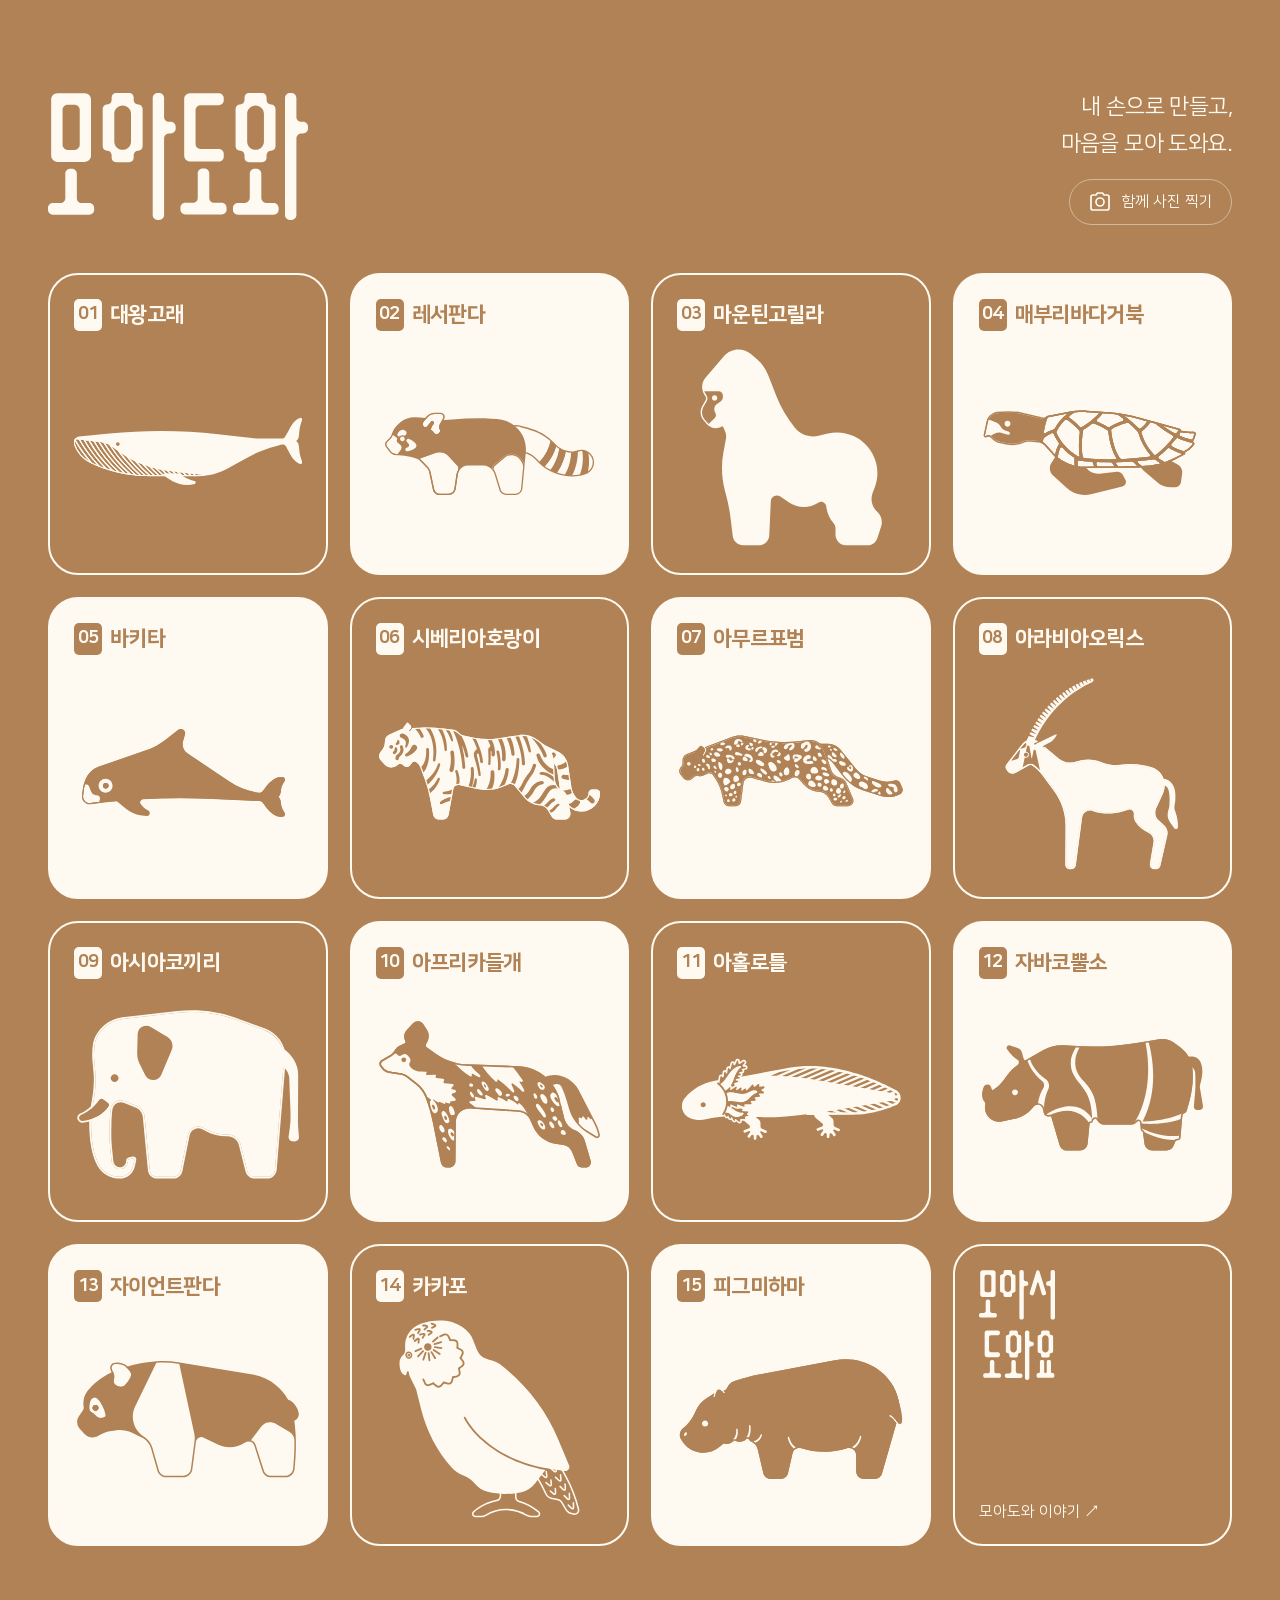
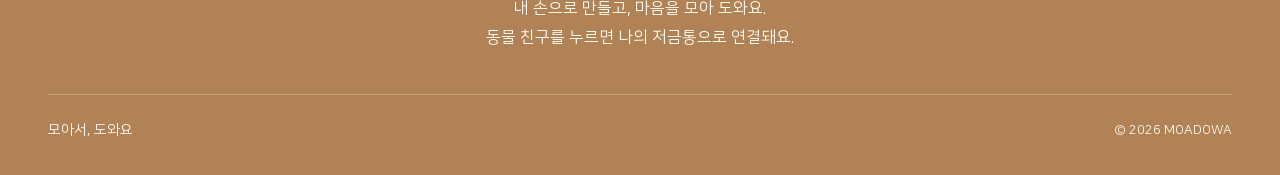
<file: public/index.html>
<!doctype html>
<html lang="ko">
<head><meta charset="utf-8"><meta name="viewport" content="width=device-width,initial-scale=1"><meta name="theme-color" content="#be723e"><meta name="description" content="모아서, 도와요. 작은 저금과 실천을 환경 습관으로 이어가는 모아도와."><title>모아도와 — 작은 마음이 모이는 곳</title><link rel="stylesheet" href="style.css?v=73"><link rel="stylesheet" href="photo-share.css?v=73"></head>
<body>
<main id="app"></main>
<footer class="footer"><span>모아서, 도와요</span><span>© 2026 MOADOWA</span></footer>
<dialog id="sheet" aria-labelledby="sheet-title"><div class="sheet-handle"></div><button class="close" type="button" aria-label="닫기">×</button><div id="sheet-content"></div></dialog>
<div id="toast" role="status" aria-live="polite"></div>
<script src="vendor/qrcode.js"></script>
<script src="photo-share.js?v=73"></script>
<script src="camera.js?v=73"></script>
<script src="app.js?v=73"></script>
<script src="exhibition-video.js?v=73"></script>
</body></html>
</file>
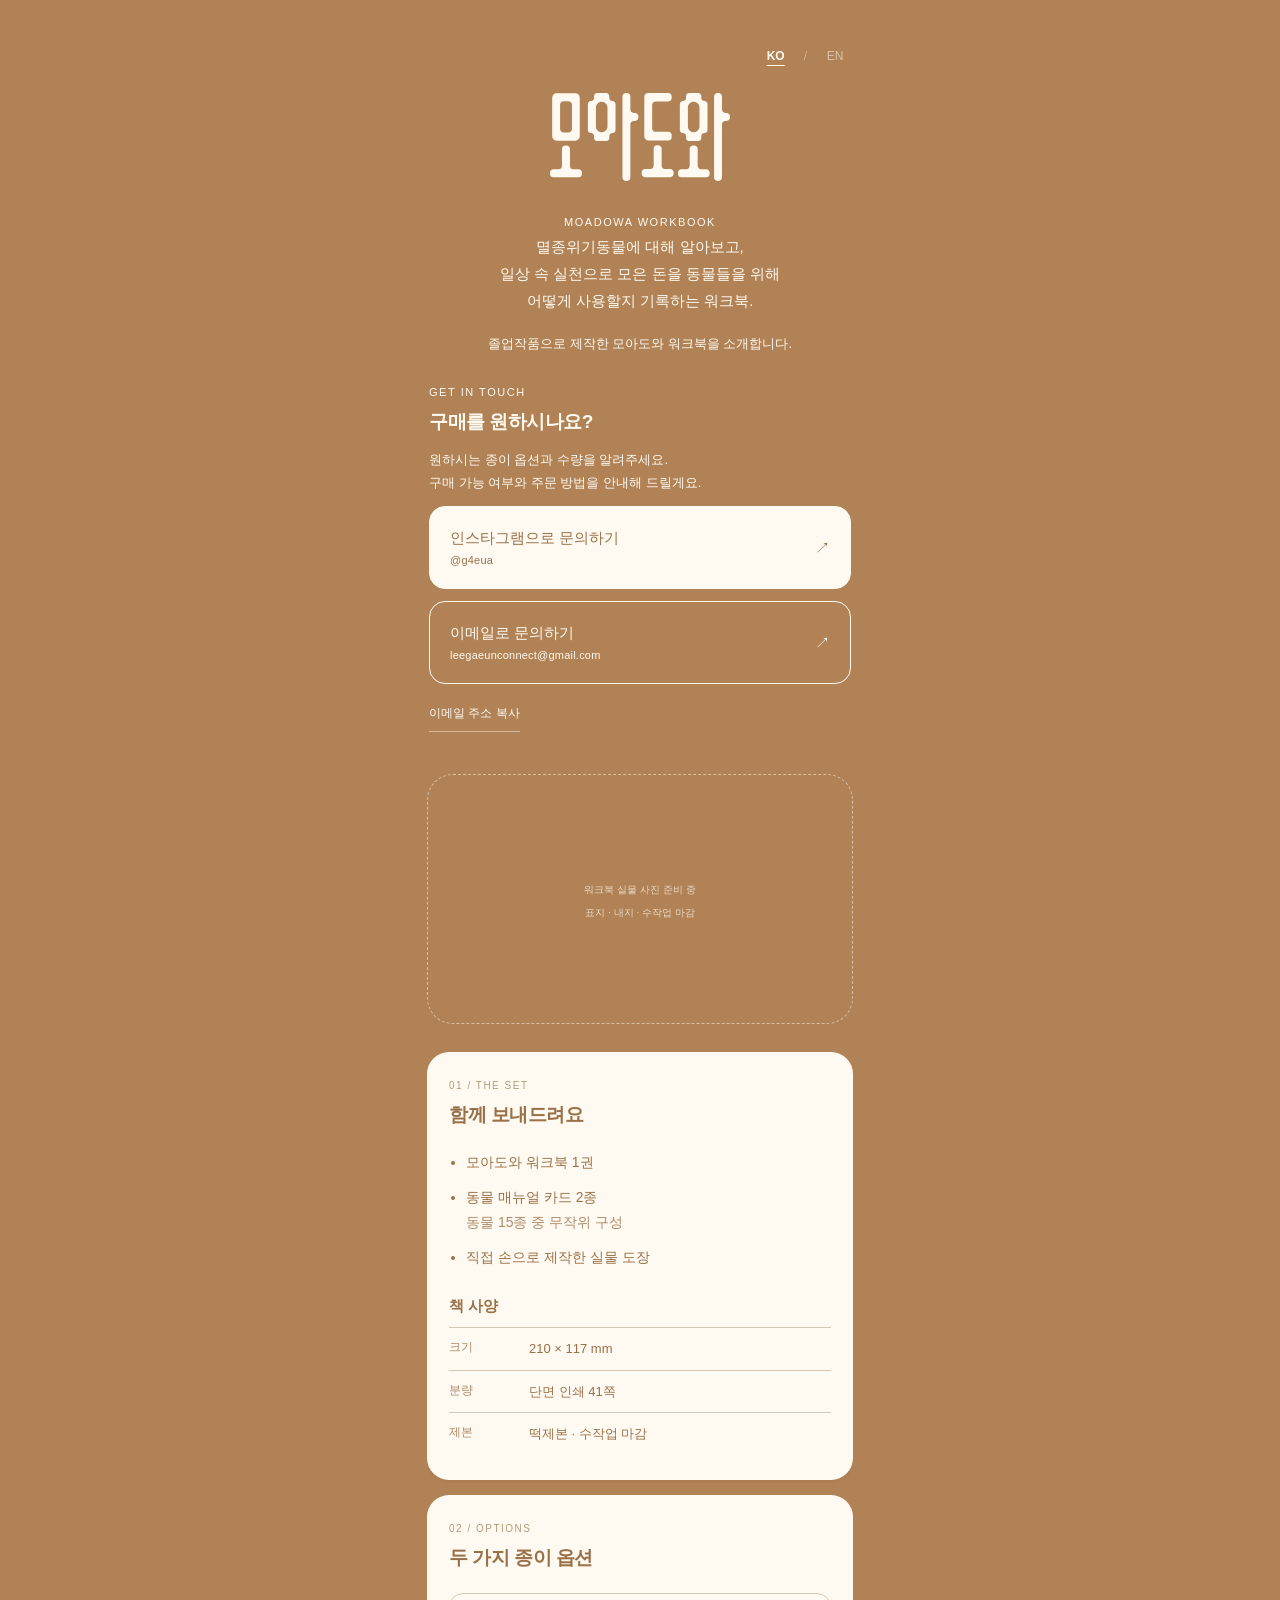
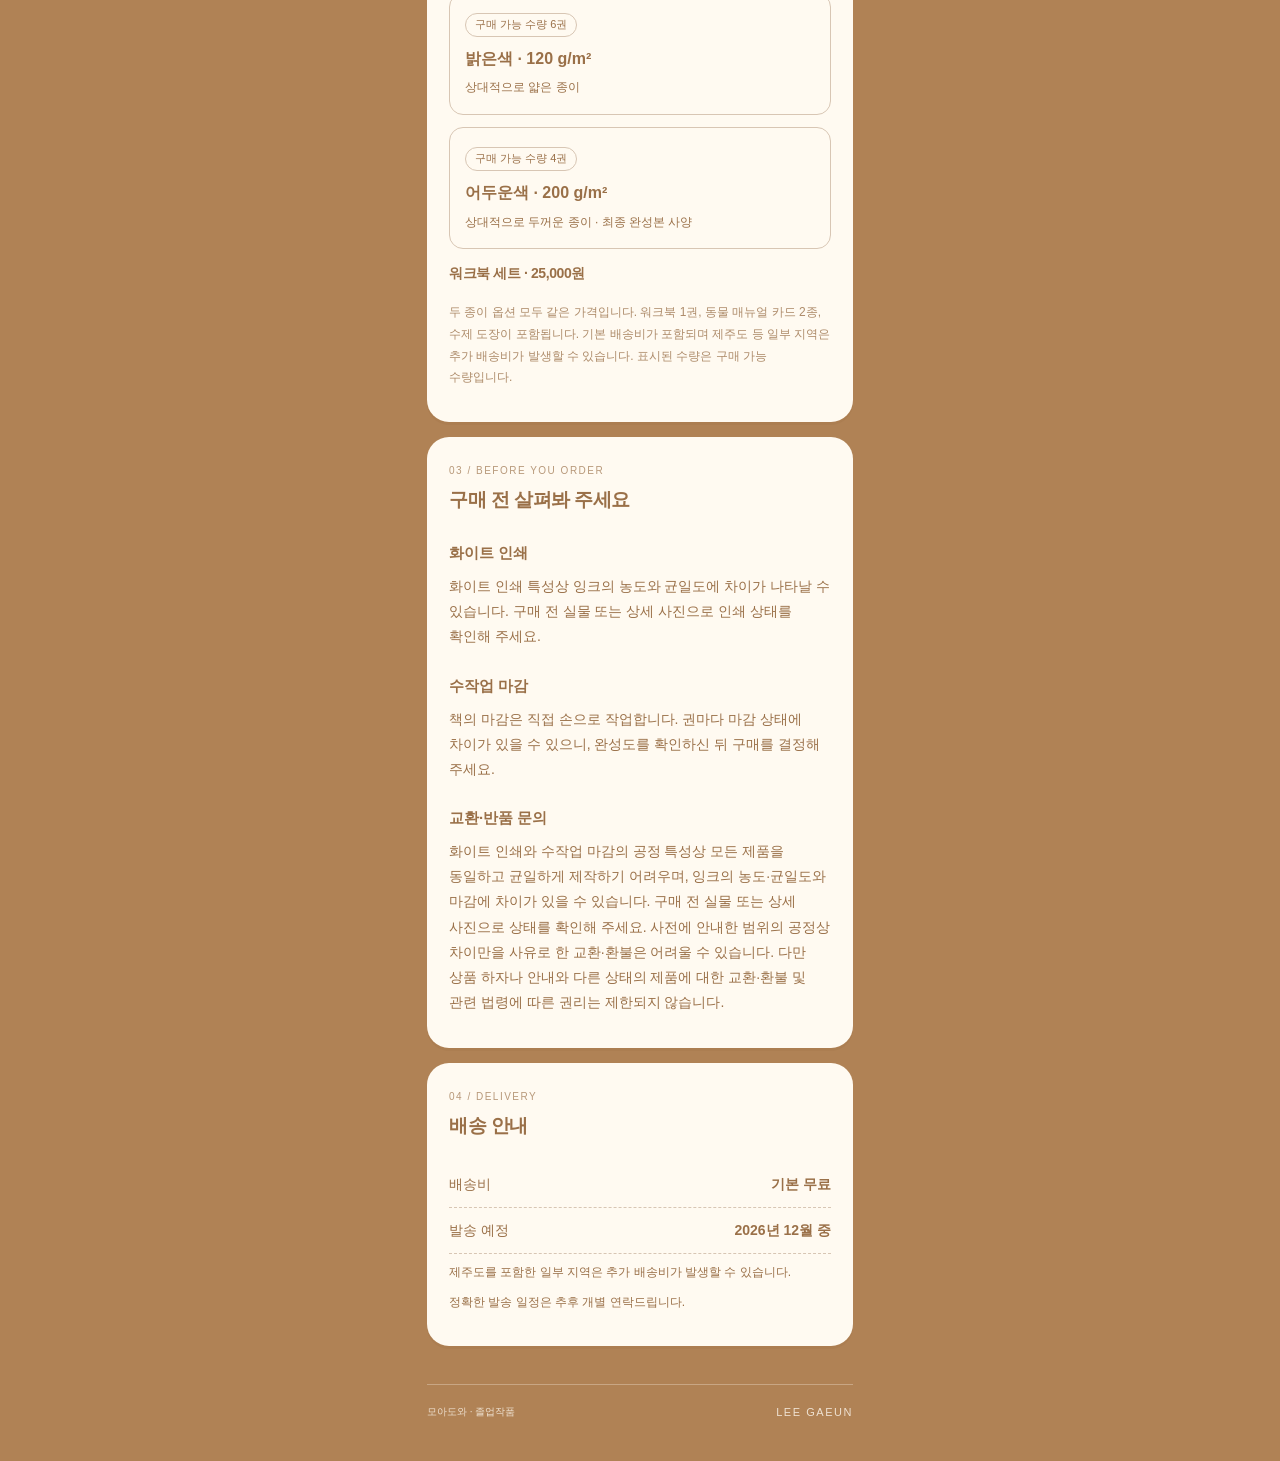
<file: public/book/index.html>
<!doctype html><html lang="ko"><head><meta charset="utf-8"><meta name="viewport" content="width=device-width,initial-scale=1"><meta name="theme-color" content="#b08255"><title>모아도와 워크북 | 구매 안내</title><meta name="description" content="일상 속 실천을 기록하는 모아도와 워크북. 구성과 제작 특성을 살펴보고 구매 문의해 주세요."><style>
@font-face{font-family:NanumSquare;src:url('https://hangeul.pstatic.net/hangeul_static/webfont/NanumSquare/NanumSquareR.woff')}@font-face{font-family:NanumSquare;src:url('https://hangeul.pstatic.net/hangeul_static/webfont/NanumSquare/NanumSquareEB.woff');font-weight:800}*{box-sizing:border-box}body{margin:0;background:#b08255;color:#fffaf1;font-family:NanumSquare,'Apple SD Gothic Neo',sans-serif;line-height:1.8;word-break:keep-all}main{max-width:470px;margin:auto;padding:35px 22px 38px}.en{font-family:Futura,'Century Gothic',sans-serif;font-weight:100;letter-spacing:.14em;font-size:11px}.brand{display:block;width:180px;margin:4px auto 32px}.top{text-align:center;margin-bottom:27px}.top p{font-size:13px;margin:18px 0 0}h1{font-size:27px;line-height:1.4;margin:15px 0;font-weight:800;letter-spacing:-1px}.description{font-size:15px;margin:0 auto;max-width:330px}.photo{aspect-ratio:210/150;border:1px dashed #fffaf180;border-radius:26px;display:grid;place-content:center;text-align:center;margin:28px 0;color:#fffaf1ba;font-size:12px}.photo span{font-size:10px;margin-top:5px}.paper{background:#fffaf1;color:#9a7048;border-radius:22px;padding:25px 22px;margin-top:15px;box-shadow:0 3px 0 #80552c18}h2{font-size:19px;margin:3px 0 18px;letter-spacing:-.5px}h3{font-size:15px;margin:22px 0 8px}p{margin:8px 0}.paper p,.paper li{font-size:14px}.number{font-size:10px;letter-spacing:.15em;opacity:.7}.specs{margin:0}.specs div{display:grid;grid-template-columns:70px 1fr;gap:10px;padding:9px 0;border-top:1px solid #d8c6b4;font-size:13px}.specs dt{opacity:.8}.specs dd{margin:0}.option{border:1px solid #d8c6b4;border-radius:14px;padding:15px;margin:12px 0}.option strong{font-size:16px}.option small{display:block;font-size:12px;margin-top:4px}.stock{display:inline-block;font-size:11px;border:1px solid #d8c6b4;padding:1px 9px;border-radius:20px;margin-bottom:8px}.muted{opacity:.8}.notice{font-size:12px!important;line-height:1.8}.paper ul{padding-left:17px;margin:0}.paper li{margin:10px 0}.shipping{display:flex;justify-content:space-between;border-bottom:1px dashed #d8c6b4;padding:10px 0;font-size:14px}.contact{border:1px solid #fffaf1;border-radius:16px;display:flex;justify-content:space-between;align-items:center;text-decoration:none;color:inherit;padding:17px 20px;margin-top:12px;font-size:15px}.contact:first-of-type{background:#fffaf1;color:#9a7048}.contact small{display:block;font-size:11px;font-family:Futura,sans-serif;font-weight:100;letter-spacing:.02em}.contact:hover{opacity:.85}.contact:focus-visible,button:focus-visible{outline:3px solid #fffaf1;outline-offset:5px}button{background:none;border:0;border-bottom:1px solid #fffaf170;color:inherit;font:inherit;font-size:12px;padding:6px 0;cursor:pointer}.contact-section{padding:0 2px 14px}.contact-section h2{margin-bottom:5px}.contact-section>p{font-size:13px}.utility{display:flex;gap:12px;align-items:center;margin-top:13px;font-size:12px}footer{margin-top:38px;padding-top:18px;border-top:1px solid #fffaf160;display:flex;justify-content:space-between;font-size:10px;opacity:.8}@media(min-width:760px){main{padding-top:48px}}a{overflow-wrap:anywhere}
.translation{display:block;font-family:Futura,'Century Gothic',sans-serif;font-weight:100;font-size:12px;letter-spacing:.015em;line-height:1.65;margin-top:6px;opacity:.85;word-break:normal}h1 .translation{font-size:17px;margin-top:10px}h2 .translation{font-size:14px}h3 .translation{font-size:12px}.stock .translation{font-size:10px;margin-top:2px}.specs dt{font-size:12px}.specs dt .translation{font-size:10px}.photo{padding:18px;aspect-ratio:auto;min-height:250px}.photo .translation{font-size:11px}footer .translation{font-size:10px}.shipping{gap:16px}.shipping strong{text-align:right}.description .translation{margin-top:14px}.utility{flex-wrap:wrap}footer{gap:15px}
.language-switch{display:flex;justify-content:flex-end;align-items:center;gap:10px;margin:-12px 0 17px;font-size:12px;line-height:1.5}.language-switch button{border:0;padding:8px 6px;min-width:36px;min-height:40px;opacity:.55;font-family:Futura,'Apple SD Gothic Neo',sans-serif;font-weight:400}.language-switch button[aria-pressed="true"]{opacity:1;font-weight:700;text-decoration:underline;text-underline-offset:5px}.language-switch span{opacity:.4}
html[lang="ko"] .translation{display:none!important}html[lang="en"] [lang="ko"]{display:none!important}html[lang="en"] .translation{display:block;font-size:inherit;line-height:inherit;margin:0;opacity:1;font-weight:100;letter-spacing:.01em}html[lang="en"] .language-switch [lang="ko"]{display:block!important}html[lang="en"] .contact .translation{font-size:15px}html[lang="en"] .specs dt .translation{font-size:12px}html[lang="en"] footer .translation{font-size:11px}html[lang="en"] .stock .translation{font-size:11px}html[lang="en"] h1 .translation{font-size:27px}html[lang="en"] h2 .translation{font-size:19px}html[lang="en"] h3 .translation{font-size:15px}
html[lang="en"] .english-brand{font-family:Futura,sans-serif;font-weight:100;font-size:36px;letter-spacing:.12em;text-align:center;margin:4px auto 32px;line-height:1.5}.set-price{font-size:20px;font-weight:800;margin:12px 0 16px;letter-spacing:-.4px}</style></head><body><main><nav class="language-switch" aria-label="Select language"><button type="button" data-language="ko" lang="ko" aria-pressed="true">KO</button><span aria-hidden="true">/</span><button type="button" data-language="en" lang="en" aria-pressed="false">EN</button></nav>
<header class="top"><img class="brand" lang="ko" src="assets/logo.svg" alt="모아도와"><div class="english-brand translation" lang="en">MOADOWA</div><div class="en" lang="en">MOADOWA WORKBOOK</div><h1 class="english-heading translation" lang="en">A book of small, everyday actions</h1><div class="description">멸종위기동물에 대해 알아보고,<br>일상 속 실천으로 모은 돈을 동물들을 위해<br>어떻게 사용할지 기록하는 워크북.<span class="translation" lang="en">Learn about endangered animals and plan how to use the money saved through everyday actions to help them.</span></div><p>졸업작품으로 제작한 모아도와 워크북을 소개합니다.<span class="translation" lang="en">Introducing the Moadowa Workbook, created as a graduation project.</span></p></header><section class="contact-section"><div class="en">GET IN TOUCH</div><h2>구매를 원하시나요?<span class="translation" lang="en">Interested in purchasing?</span></h2><p>원하시는 종이 옵션과 수량을 알려주세요.<br>구매 가능 여부와 주문 방법을 안내해 드릴게요.<span class="translation" lang="en">Please tell us your preferred paper option and quantity. We will confirm availability and explain how to order.</span></p><a class="contact" href="https://www.instagram.com/g4eua/" target="_blank" rel="noopener noreferrer"><span><span lang="ko">인스타그램으로 문의하기</span><span class="translation" lang="en">Enquire via Instagram</span><small>@g4eua</small></span><span aria-hidden="true">↗</span></a><a class="contact" href="mailto:leegaeunconnect@gmail.com?subject=%EB%AA%A8%EC%95%84%EB%8F%84%EC%99%80%20%EC%9B%8C%ED%81%AC%EB%B6%81%20%EA%B5%AC%EB%A7%A4%20%EB%AC%B8%EC%9D%98"><span><span lang="ko">이메일로 문의하기</span><span class="translation" lang="en">Enquire via email</span><small>leegaeunconnect@gmail.com</small></span><span aria-hidden="true">↗</span></a><div class="utility"><button id="copy"><span lang="ko">이메일 주소 복사</span><span class="translation" lang="en">Copy email address</span></button><span id="status" role="status"></span></div></section>
<div class="photo" role="img" aria-label="실물 사진 준비 중">워크북 실물 사진 준비 중<span class="translation" lang="en">Workbook photos coming soon</span><span>표지 · 내지 · 수작업 마감<span class="translation" lang="en">Cover · Inside pages · Hand-finished details</span></span></div>
<section class="paper"><div class="number en">01 / THE SET</div><h2>함께 보내드려요<span class="translation" lang="en">What is included</span></h2><ul><li>모아도와 워크북 1권<span class="translation" lang="en">One Moadowa Workbook</span></li><li>동물 매뉴얼 카드 2종<span class="translation" lang="en">Two animal instruction cards</span><br><span class="muted">동물 15종 중 무작위 구성<span class="translation" lang="en">Two randomly selected designs from 15 animals</span></span></li><li>직접 손으로 제작한 실물 도장<span class="translation" lang="en">A handmade physical stamp</span></li></ul><h3>책 사양<span class="translation" lang="en">Book details</span></h3><dl class="specs"><div><dt>크기<span class="translation" lang="en">Size</span></dt><dd>210 × 117 mm</dd></div><div><dt>분량<span class="translation" lang="en">Pages</span></dt><dd>단면 인쇄 41쪽<span class="translation" lang="en">41 single-sided printed pages</span></dd></div><div><dt>제본<span class="translation" lang="en">Binding</span></dt><dd>떡제본 · 수작업 마감<span class="translation" lang="en">Glue binding · Hand-finished</span></dd></div></dl></section>
<section class="paper"><div class="number en">02 / OPTIONS</div><h2>두 가지 종이 옵션<span class="translation" lang="en">Two paper options</span></h2><article class="option"><div class="stock">구매 가능 수량 6권<span class="translation" lang="en">6 copies available</span></div><br><strong>밝은색 · 120 g/m²<span class="translation" lang="en">Light paper · 120 gsm</span></strong><small>상대적으로 얇은 종이<span class="translation" lang="en">Thinner paper</span></small></article><article class="option"><div class="stock">구매 가능 수량 4권<span class="translation" lang="en">4 copies available</span></div><br><strong>어두운색 · 200 g/m²<span class="translation" lang="en">Dark paper · 200 gsm</span></strong><small>상대적으로 두꺼운 종이 · 최종 완성본 사양<span class="translation" lang="en">Thicker paper · Final edition specification</span></small></article><p class="set-price">워크북 세트 · 25,000원<span class="translation" lang="en">Workbook set · KRW 25,000</span></p><p class="notice muted">두 종이 옵션 모두 같은 가격입니다. 워크북 1권, 동물 매뉴얼 카드 2종, 수제 도장이 포함됩니다. 기본 배송비가 포함되며 제주도 등 일부 지역은 추가 배송비가 발생할 수 있습니다. 표시된 수량은 구매 가능 수량입니다.<span class="translation" lang="en">Both paper options are the same price. Each set includes one workbook, two animal instruction cards, and a handmade stamp. Standard shipping is included; additional charges may apply to Jeju Island and certain other areas. Quantities shown are available for purchase.</span></p></section>
<section class="paper"><div class="number en">03 / BEFORE YOU ORDER</div><h2>구매 전 살펴봐 주세요<span class="translation" lang="en">Before you order</span></h2><h3>화이트 인쇄<span class="translation" lang="en">White-ink printing</span></h3><p>화이트 인쇄 특성상 잉크의 농도와 균일도에 차이가 나타날 수 있습니다. 구매 전 실물 또는 상세 사진으로 인쇄 상태를 확인해 주세요.<span class="translation" lang="en">White-ink printing may vary in density and coverage. Please check the print quality in person or in detailed photos before purchasing.</span></p><h3>수작업 마감<span class="translation" lang="en">Hand-finished details</span></h3><p>책의 마감은 직접 손으로 작업합니다. 권마다 마감 상태에 차이가 있을 수 있으니, 완성도를 확인하신 뒤 구매를 결정해 주세요.<span class="translation" lang="en">Each book is finished by hand, so details may vary between copies. Please review the finish before deciding to purchase.</span></p><h3>교환·반품 문의<span class="translation" lang="en">Exchanges and returns</span></h3><p>화이트 인쇄와 수작업 마감의 공정 특성상 모든 제품을 동일하고 균일하게 제작하기 어려우며, 잉크의 농도·균일도와 마감에 차이가 있을 수 있습니다. 구매 전 실물 또는 상세 사진으로 상태를 확인해 주세요. 사전에 안내한 범위의 공정상 차이만을 사유로 한 교환·환불은 어려울 수 있습니다. 다만 상품 하자나 안내와 다른 상태의 제품에 대한 교환·환불 및 관련 법령에 따른 권리는 제한되지 않습니다.<span class="translation" lang="en">Due to the nature of white-ink printing and hand finishing, copies may vary in ink density, coverage, and finishing details. Please check the condition in person or in detailed photos before purchasing. Exchanges or refunds solely for production variations within the range described in advance may not be available. This does not limit exchanges or refunds for defective or misdescribed items, or your rights under applicable law.</span></p></section>
<section class="paper"><div class="number en">04 / DELIVERY</div><h2>배송 안내<span class="translation" lang="en">Delivery</span></h2><div class="shipping"><span>배송비<span class="translation" lang="en">Shipping</span></span><strong>기본 무료<span class="translation" lang="en">Free standard shipping</span></strong></div><div class="shipping"><span>발송 예정<span class="translation" lang="en">Estimated dispatch</span></span><strong>2026년 12월 중<span class="translation" lang="en">December 2026</span></strong></div><p class="notice"><span lang="ko">제주도를 포함한 일부 지역은 추가 배송비가 발생할 수 있습니다.</span><span class="translation" lang="en">Additional shipping charges may apply to Jeju Island and certain other areas.</span></p><p class="notice">정확한 발송 일정은 추후 개별 연락드립니다.<span class="translation" lang="en">We will contact you individually with the confirmed dispatch schedule.</span></p></section>
<footer><span>모아도와 · 졸업작품<span class="translation" lang="en">Moadowa · Graduation project</span></span><span class="en">LEE GAEUN</span></footer></main><script>
// Mark Korean text without removing the layout or its interactive elements.
const walker=document.createTreeWalker(document.querySelector('main'),NodeFilter.SHOW_TEXT);
const koreanNodes=[];while(walker.nextNode()){const node=walker.currentNode;if(/[가-힣]/.test(node.textContent)&&!node.parentElement.closest('[lang]:not(html),script,style,.language-switch'))koreanNodes.push(node);}
for(const node of koreanNodes){const span=document.createElement('span');span.lang='ko';node.replaceWith(span);span.append(node);}
const root=document.documentElement;
function setLanguage(language){const lang=language==='en'?'en':'ko';root.lang=lang;document.querySelectorAll('[data-language]').forEach(button=>button.setAttribute('aria-pressed',String(button.dataset.language===lang)));document.querySelector('.language-switch').setAttribute('aria-label',lang==='en'?'Select language':'언어 선택');document.querySelector('meta[name=description]').setAttribute('content',lang==='en'?'Explore the Moadowa Workbook, paper options, handmade stamp, and delivery details. Contact us to enquire about purchasing.':'모아도와 워크북의 구성과 종이 옵션, 배송 정보를 살펴보고 구매 문의해 주세요.');document.title=lang==='en'?'Moadowa Workbook | Purchase enquiries':'모아도와 워크북 | 구매 안내';document.querySelector('.photo').setAttribute('aria-label',lang==='en'?'Workbook photos coming soon':'워크북 실물 사진 준비 중');document.getElementById('status').textContent='';try{localStorage.setItem('moadowa-language',lang)}catch{}}
let savedLanguage='ko';try{savedLanguage=localStorage.getItem('moadowa-language')||'ko'}catch{}setLanguage(savedLanguage);
document.querySelectorAll('[data-language]').forEach(button=>button.addEventListener('click',()=>setLanguage(button.dataset.language)));
document.getElementById('copy').onclick=async()=>{const status=document.getElementById('status');try{await navigator.clipboard.writeText('leegaeunconnect@gmail.com');status.textContent=root.lang==='en'?'Copied!':'복사했어요!'}catch{status.textContent='leegaeunconnect@gmail.com'}};
</script></body></html>
</file>
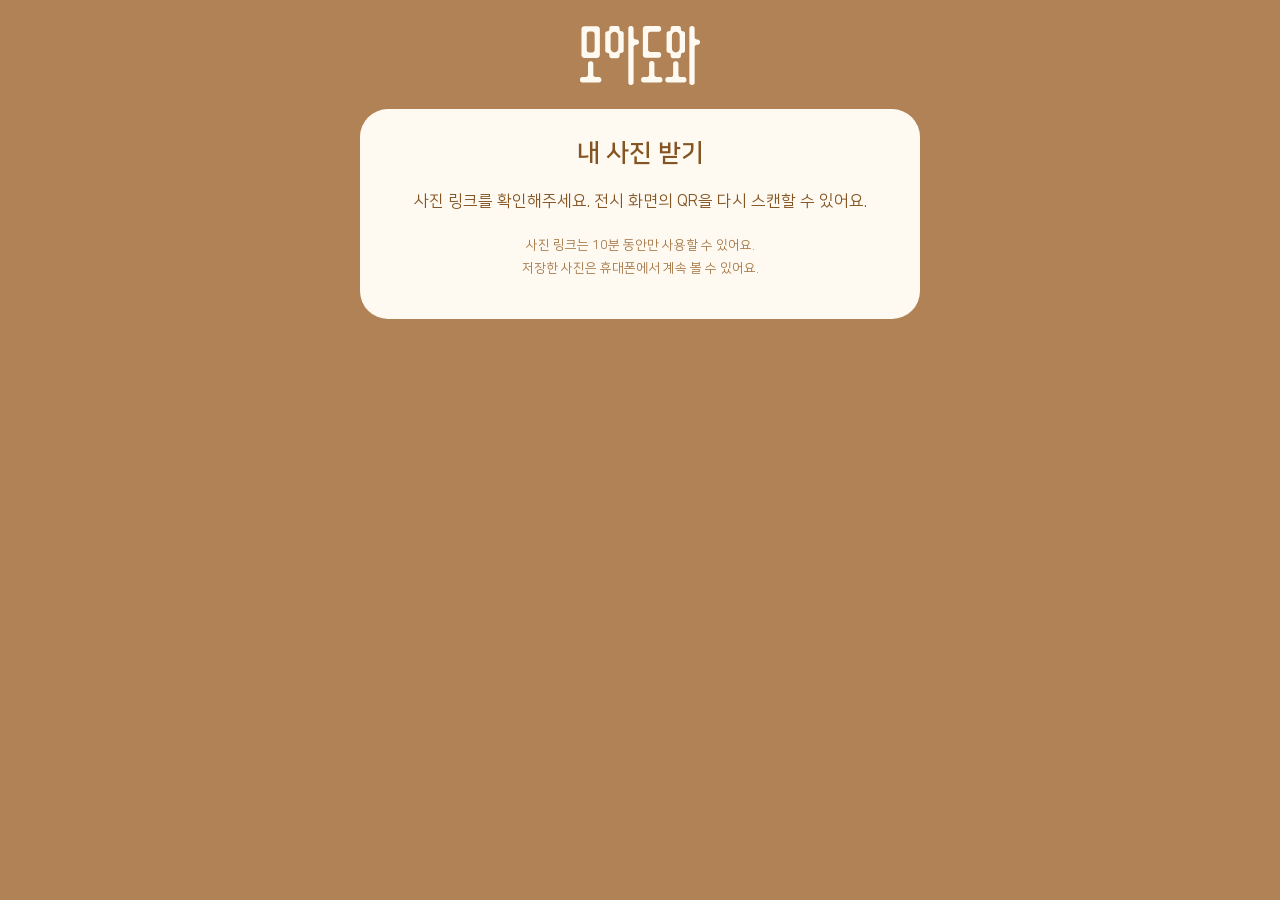
<file: public/receive.html>
<!doctype html><html lang="ko"><head><meta charset="utf-8"><meta name="viewport" content="width=device-width,initial-scale=1"><meta name="referrer" content="no-referrer"><meta name="robots" content="noindex,nofollow,noarchive"><meta name="theme-color" content="#b08255"><title>내 사진 받기 · 모아도와</title><link rel="stylesheet" href="style.css?v=73"><link rel="stylesheet" href="photo-share.css?v=73"></head><body class="photo-receive-page"><header><img src="assets/animals/logo.svg" alt="모아도와"></header><main class="photo-receive-card"><h1>내 사진 받기</h1><p id="receive-status" role="status">사진을 불러오고 있어요…</p><img id="receive-photo" alt="모아도와에서 촬영한 나의 사진" hidden><p id="receive-expiry"></p><button id="receive-save" type="button" hidden>사진 저장</button><a id="receive-open" target="_blank" rel="noopener noreferrer" hidden>사진 크게 보기 ↗</a><p class="receive-help" hidden>휴대폰 공유 메뉴에서 ‘이미지 저장’을 선택해주세요.<br>또는 사진을 길게 눌러 저장할 수 있어요.</p><p class="receive-note">사진 링크는 10분 동안만 사용할 수 있어요.<br>저장한 사진은 휴대폰에서 계속 볼 수 있어요.</p></main><script src="receive.js?v=73"></script></body></html>
</file>
<file: public/style.css>
@font-face{font-family:'NanumSquare';font-style:normal;font-weight:400;font-display:swap;src:url('assets/fonts/NanumSquareR.woff') format('woff')}
@font-face{font-family:'NanumSquare';font-style:normal;font-weight:700;font-display:swap;src:url('assets/fonts/NanumSquareB.woff') format('woff')}
@font-face{font-family:'NanumSquare';font-style:normal;font-weight:800;font-display:swap;src:url('assets/fonts/NanumSquareEB.woff') format('woff')}

:root{--paper:#f6f1e6;--ink:#302d25;--orange:#b56a39;--clay:#be794b;--line:#d7cdbc;--muted:#736f63;--green:#404c3d;--white:#fffcf6}*{box-sizing:border-box}html{scroll-behavior:smooth}body{margin:0;background:var(--paper);color:var(--ink);font-family:'Noto Sans KR',sans-serif;-webkit-font-smoothing:antialiased}button,input,a{-webkit-tap-highlight-color:transparent}button,input{font:inherit}a{color:inherit;text-decoration:none}button{cursor:pointer}button:focus-visible,a:focus-visible,summary:focus-visible,input:focus-visible{outline:3px solid #44775b;outline-offset:4px}button{color:inherit} .header{height:89px;max-width:1080px;margin:auto;padding:0 40px;display:flex;align-items:center;justify-content:space-between;border-bottom:1px solid var(--line)}.wordmark{font-size:27px;font-weight:900;letter-spacing:-2px;line-height:1}.wordmark span{display:block;font-size:8px;letter-spacing:3.3px;margin-top:8px}.catalog-link{font-size:13px}.catalog-link span{font-size:23px;margin-left:12px}.detail{max-width:1080px;margin:auto}.intro-line{display:flex;justify-content:space-between;align-items:center;padding:29px 40px 24px;font-size:10px;letter-spacing:1.8px}.edition{color:var(--muted)}.intro-line a{letter-spacing:0;font-size:12px}.detail-grid{display:grid;grid-template-columns:1fr 1fr;padding:0 40px 44px;gap:40px}.animal-stage{position:relative;min-height:480px;background:var(--clay);border-radius:110px 5px 5px 5px;overflow:hidden;color:var(--paper);display:flex;flex-direction:column;padding:33px}.animal-stage:before,.cover:before{content:'';position:absolute;inset:0;pointer-events:none;opacity:.2;background-image:url("data:image/svg+xml,%3Csvg viewBox='0 0 180 180' xmlns='http://www.w3.org/2000/svg'%3E%3Cfilter id='n'%3E%3CfeTurbulence type='fractalNoise' baseFrequency='.75' numOctaves='3' stitchTiles='stitch'/%3E%3C/filter%3E%3Crect width='100%25' height='100%25' opacity='.45' filter='url(%23n)'/%3E%3C/svg%3E")}.stage-top{display:flex;justify-content:space-between;align-items:flex-start;position:relative;padding-left:31px}.stage-num{font-size:12px;border:1px solid currentColor;padding:6px 10px;border-radius:50%}.stage-tag{font-size:10px;letter-spacing:2px;line-height:1.8;text-align:right}.animal-art{border:0;background:none;padding:0;width:100%;height:230px;position:relative;display:grid;place-items:center;margin:25px 0 4px}.animal-art img{width:100%;max-width:330px;max-height:200px;object-fit:contain;transition:transform .5s cubic-bezier(.2,.8,.2,1);filter:brightness(0) invert(94%) sepia(12%) saturate(275%)}.animal-art:hover img,.animal-art.wiggle img{transform:translateY(-9px) rotate(-4deg)}.animal-art:after{content:'';position:absolute;bottom:0;left:25%;right:25%;height:1px;background:currentColor;opacity:.4}.stage-bottom{display:flex;justify-content:space-between;align-items:flex-end;margin-top:auto;position:relative}.stage-bottom h1{font-size:42px;letter-spacing:-2.5px;font-weight:900;line-height:1.15;margin:0 0 8px}.latin{font-family:Georgia,serif;font-style:italic;font-size:15px;opacity:.85}.stamp{width:61px;height:61px;border:1px dashed currentColor;border-radius:50%;display:grid;place-content:center;text-align:center;font-size:9px;line-height:1.8;transform:rotate(-10deg)}.saving-panel{padding-top:17px;display:flex;flex-direction:column}.eyebrow{font-size:10px;letter-spacing:2px;color:var(--orange);font-weight:700;margin:0 0 17px}.saving-panel h2{font-size:28px;line-height:1.5;letter-spacing:-1.3px;font-weight:600;margin:0 0 21px}.saving-panel h2 strong{font-weight:900}.demo-tag{display:inline-flex;align-items:center;gap:6px;border:1px solid var(--line);border-radius:30px;padding:5px 10px;font-size:10px;color:var(--muted);align-self:flex-start}.demo-tag:before{content:'';width:5px;height:5px;background:var(--orange);border-radius:100%}.balance-label{font-size:12px;color:var(--muted);margin:25px 0 6px}.balance{font-size:47px;font-weight:800;letter-spacing:-2px;line-height:1.3}.balance small{font-size:19px;font-weight:500;margin-left:5px}.goal-row{display:flex;justify-content:space-between;align-items:center;font-size:12px;margin-top:14px}.text-btn{background:none;border:0;border-bottom:1px solid var(--muted);padding:2px 0;font-size:11px;color:var(--muted)}.progress{height:6px;background:#e2d9c9;position:relative;border-radius:10px;overflow:hidden;margin:12px 0}.progress>span{display:block;background:var(--green);height:100%;border-radius:10px;transition:width .6s}.goal-help{font-size:12px;color:var(--muted);margin:0;line-height:1.7}.goal-help.reached{color:var(--green);font-weight:700}.actions{display:flex;gap:9px;margin-top:auto;padding-top:25px}.primary,.secondary{border:1px solid var(--ink);padding:15px 17px;border-radius:3px;font-weight:600;font-size:14px;flex:1;text-align:center;display:inline-flex;align-items:center;justify-content:center;gap:16px}.primary{background:var(--ink);color:var(--paper)}.primary:hover{background:var(--green)}.secondary{background:transparent}.secondary:hover{background:#eae3d6}.small-note{font-size:10px;color:var(--muted);line-height:1.7;margin:11px 0 0}.folds{margin:0 40px 50px}.fold{border-top:1px solid var(--ink);position:relative}.fold summary{list-style:none;padding:24px 22px;display:flex;align-items:center;gap:23px;cursor:pointer;min-height:86px}.fold summary::-webkit-details-marker{display:none}.fold-no{font-size:11px;align-self:center;opacity:.7}.fold-title{font-size:25px;letter-spacing:-1px;font-weight:700}.fold summary:after{content:'+';margin-left:auto;font-size:29px;font-weight:400}.fold[open] summary:after{content:'−'}.fold:nth-child(1){background:#e9e3d7;transform:rotate(-1deg);z-index:3}.fold:nth-child(2){background:#e2d0b9;transform:rotate(.65deg);z-index:2;margin-top:3px}.fold:nth-child(3){background:var(--green);color:var(--paper);transform:rotate(-.5deg);z-index:1;margin-top:4px}.fold[open]{transform:rotate(0);z-index:4}.fold-body{padding:0 28px 28px 58px;line-height:1.9;font-size:14px}.fold-body p{max-width:620px;margin:0 0 16px}.fact-chips{display:flex;gap:8px;flex-wrap:wrap;margin-bottom:18px}.fact-chips span{border:1px solid #aaa292;border-radius:20px;font-size:10px;padding:2px 10px}.donor{border-top:1px solid #ffffff40;padding:17px 0;display:grid;grid-template-columns:1fr auto;gap:6px 20px}.donor strong{font-size:19px}.donor p{font-size:12px;opacity:.85;margin:0}.donor a{grid-column:2;grid-row:1/3;align-self:center;border:1px solid #ffffff80;padding:8px 12px;font-size:11px}.donor a:hover{background:#ffffff15}.donate-note{font-size:11px;opacity:.8;margin-top:10px!important}.record{display:flex;justify-content:space-between;align-items:center;border-top:1px solid #b4a894;padding:13px 0}.record time{font-size:11px;color:var(--muted)}.record strong{font-size:17px}.empty{font-size:13px;color:var(--muted)}.footer{max-width:1000px;margin:0 auto;padding:23px 0 32px;border-top:1px solid var(--line);display:flex;justify-content:space-between;font-size:10px;color:var(--muted)}.cover{position:relative;overflow:hidden;background:var(--clay);color:var(--paper);padding:48px 40px 40px;max-width:1000px;margin:30px auto 0;min-height:350px}.cover-kicker{font-size:10px;letter-spacing:2px;position:relative}.cover h1{font-size:58px;line-height:1.2;letter-spacing:-3px;margin:26px 0;position:relative}.cover p{font-size:13px;line-height:1.9;position:relative}.cover-animal{position:absolute;width:260px;right:60px;bottom:55px;transform:rotate(-10deg);filter:brightness(0) invert(94%);opacity:.85}.collection{max-width:1000px;margin:45px auto}.collection-head{display:flex;justify-content:space-between;align-items:end;margin-bottom:24px}.collection h2{font-size:25px;letter-spacing:-1px;margin:5px 0 0}.collection-head span{font-size:11px;color:var(--muted)}.animal-list{display:grid;grid-template-columns:repeat(5,1fr);border-top:1px solid var(--line);border-left:1px solid var(--line)}.animal-card{padding:18px 17px 20px;border-right:1px solid var(--line);border-bottom:1px solid var(--line);transition:background .2s}.animal-card:hover{background:#e9decb}.card-no{font-size:10px;color:var(--muted);display:flex;justify-content:space-between}.card-image{height:93px;display:grid;place-items:center;margin:8px 0 12px}.card-image img{max-width:100%;width:115px;height:65px;object-fit:contain;image-rendering:auto}.animal-card h3{font-size:13px;margin:0;font-weight:700;letter-spacing:-.5px}.animal-card p{font-size:9px;color:var(--muted);margin:6px 0 0}.how{border-top:1px solid var(--line);margin-top:38px;padding-top:25px}.how h3{font-size:15px}.steps{display:flex;gap:30px}.steps p{font-size:12px;line-height:1.8;flex:1}.steps b{display:block;font-size:11px;color:var(--orange);margin-bottom:8px}dialog{position:fixed;inset:auto 0 0;margin:0 auto;border:0;border-radius:22px 22px 0 0;background:var(--paper);color:var(--ink);width:min(100%,480px);max-height:90dvh;padding:12px 28px 30px;box-shadow:0 -10px 80px #0002}dialog::backdrop{background:#25241fc0;backdrop-filter:blur(3px)}.sheet-handle{width:34px;height:4px;background:var(--line);border-radius:10px;margin:0 auto 28px}.close{position:absolute;right:20px;top:24px;background:none;border:0;font-size:29px;line-height:1;padding:8px}.sheet-kicker{font-size:10px;letter-spacing:1.5px;color:var(--orange);margin:0 0 12px}dialog h2{font-size:25px;letter-spacing:-1px;line-height:1.5;margin:0 0 12px}dialog .explain{font-size:12px;color:var(--muted);line-height:1.8;margin-bottom:24px}label{font-size:12px;display:block;margin:21px 0 9px}.money-field{position:relative}.money-field input{width:100%;font-size:32px;border:0;border-bottom:1px solid var(--ink);border-radius:0;background:transparent;color:var(--ink);padding:10px 30px 13px 0;outline-offset:3px}.money-field span{position:absolute;right:0;bottom:16px;font-size:15px}.quick{display:flex;gap:7px;margin-top:13px}.quick button{border:1px solid var(--line);border-radius:20px;background:none;padding:7px 12px;font-size:11px}.quick button:hover{background:#e7dece}.wish-input{width:100%;padding:12px;background:transparent;border:1px solid var(--line);border-radius:3px;font-size:13px}.form-submit{width:100%;margin-top:26px}.bank-note{border:1px dashed var(--line);font-size:11px;padding:14px;margin-top:20px;line-height:1.8;color:var(--muted)}.success-mark{width:56px;height:56px;border:1px dashed var(--green);border-radius:50%;display:grid;place-items:center;color:var(--green);font-size:27px;margin-bottom:22px}.success-amount{font-size:36px;font-weight:800;letter-spacing:-1px;margin:22px 0}.form-error{font-size:12px;color:#9b3525;min-height:18px;margin:12px 0 0}#toast{position:fixed;bottom:25px;left:50%;transform:translate(-50%,15px);background:var(--ink);color:var(--paper);padding:12px 20px;border-radius:40px;font-size:12px;opacity:0;pointer-events:none;transition:.25s;z-index:20;max-width:90%;width:max-content}#toast.show{opacity:1;transform:translate(-50%,0)}.storage-warning{padding:12px 20px;background:#f0d9c4;font-size:12px;text-align:center}.wish{font-size:12px;color:var(--muted);line-height:1.7;margin:15px 0 0;border-left:2px solid var(--line);padding-left:10px}.all-link{display:block;text-align:center;font-size:12px;padding:0 0 35px}.all-link span{margin-left:8px}
@media(min-width:760px){dialog{inset:0;margin:auto;border-radius:16px;height:max-content;max-height:90vh}.sheet-handle{visibility:hidden}.cover{border-radius:90px 3px 3px 3px}}
@media(max-width:759px){.header{height:75px;padding:0 23px}.wordmark{font-size:25px}.catalog-link{font-size:11px}.intro-line{padding:24px 23px 19px;font-size:8px;letter-spacing:1.4px}.intro-line a{font-size:10px}.detail-grid{display:block;padding:0 23px 33px}.animal-stage{min-height:302px;border-radius:75px 3px 3px 3px;padding:23px 25px}.stage-top{padding-left:27px}.stage-num{font-size:9px;padding:5px 8px}.stage-tag{font-size:8px}.animal-art{height:144px;margin:6px 0 14px}.animal-art img{max-width:285px;max-height:130px}.stage-bottom h1{font-size:37px;margin-bottom:6px}.latin{font-size:12px}.stamp{width:47px;height:47px;font-size:7px}.saving-panel{padding-top:28px}.eyebrow{font-size:9px;margin-bottom:10px}.saving-panel h2{font-size:24px;margin-bottom:15px;line-height:1.45}.panel-top{display:flex;justify-content:space-between;align-items:start;gap:6px}.demo-tag{font-size:9px;padding:5px 8px;white-space:nowrap;margin-top:3px}.balance-label{margin-top:7px;font-size:11px}.balance{font-size:42px}.balance small{font-size:17px}.goal-row{margin-top:12px;font-size:11px}.goal-help{font-size:11px}.actions{padding-top:22px}.primary,.secondary{padding:15px 12px;font-size:13px}.small-note{font-size:9px}.folds{margin:0 23px 35px}.fold summary{min-height:77px;padding:21px 18px;gap:18px}.fold-title{font-size:23px}.fold-no{font-size:9px}.fold-body{padding:0 21px 24px;font-size:13px}.footer{margin:0 23px;padding:22px 0;font-size:8px}.donor{grid-template-columns:1fr}.donor a{grid-column:1;grid-row:auto;justify-self:start;margin:6px 0}.cover{margin:22px 23px 0;padding:28px 25px;min-height:380px;border-radius:70px 3px 3px 3px}.cover-kicker{padding-left:25px;font-size:8px}.cover h1{font-size:43px;letter-spacing:-2px;margin-top:26px}.cover p{font-size:11px;max-width:205px}.cover-animal{width:155px;right:20px;bottom:26px;opacity:.75}.collection{margin:34px 23px}.collection-head{margin-bottom:20px}.collection h2{font-size:23px}.collection-head span{font-size:9px}.animal-list{grid-template-columns:repeat(2,1fr)}.animal-card{padding:15px 17px 20px}.card-image{height:91px}.animal-card h3{font-size:13px}.steps{display:block}.steps p{padding:10px 0;border-bottom:1px solid var(--line)}.steps b{display:inline;margin-right:12px}.how{margin-top:30px}.wish{font-size:11px}.all-link{font-size:11px}}
@media(prefers-reduced-motion:reduce){*{scroll-behavior:auto!important;transition:none!important;animation:none!important}}
/* Workbook edition — Figma 바키타 02 / 홈 01 */
:root{--paper:#fffaf1;--ink:#845423;--orange:#b08255;--clay:#b08255;--line:#e8d9ca;--muted:#b08255;--green:#a67747;--white:#fffaf1}body{background:#b08255;color:var(--ink);font-family:'NanumSquare','Noto Sans KR',sans-serif}.sr-only{position:absolute;width:1px;height:1px;padding:0;margin:-1px;overflow:hidden;clip:rect(0,0,0,0);white-space:nowrap;border:0}.footer{max-width:390px;margin:0 auto;padding:24px 28px;border-top:1px solid #fffaf140;color:#fffaf1;gap:20px}.detail-page{background:#fffaf1}.detail-page .footer{color:#b08255;border-color:#e8d9ca}.workbook{max-width:390px;margin:0 auto;background:#fffaf1;overflow:hidden}.workbook-hero{position:relative;container-type:inline-size;width:100%;aspect-ratio:390/536;background:#b08255;border-radius:40px 40px 0 0}.back-link{position:absolute;left:4.8%;top:8.3%;width:36px;height:36px;display:grid;place-items:center;z-index:3}.back-link img{width:9.33px;height:auto}.hero-number{position:absolute;left:46.295%;top:9.927%;width:7.411%}.hero-title{position:absolute;left:35.3%;top:21.89%;width:29.91%}.hero-badges{position:absolute;left:6.15%;top:22.43%;width:87.7%}.hero-number img,.hero-title img,.hero-badges img{display:block;width:100%;height:auto}.hero-animal{position:absolute;left:11.12%;top:60.51%;width:77.76%;padding:0;border:0;background:none}.hero-animal img{display:block;width:100%;height:auto;transition:transform .5s}.hero-animal:hover img,.hero-animal.wiggle img{transform:translateY(-4px) rotate(-3deg)}.coin{position:absolute;left:42.713%;top:38.806%;width:12.949%;padding:0;border:0;background:none;transition:transform .25s}.coin:hover{transform:translateY(5px)}.coin img{width:100%;height:auto;display:block}.composite-art{position:absolute;top:10%;left:6.15%;width:87.7%;height:77%;background:none;border:0;padding:0}.composite-art img{width:100%;height:100%;object-fit:contain;filter:brightness(0) invert(99%) sepia(15%) saturate(730%) hue-rotate(310deg);transition:transform .5s}.other-animal .coin{top:87%;width:9%;left:45.5%;z-index:1}.other-animal .composite-art.wiggle img{transform:rotate(-3deg)}.workbook-savings{position:relative;background:#fffaf1;border-radius:40px 40px 0 0;margin-top:-40px;padding:34px 42px 0;z-index:2}.balance-label{font-size:12px;color:#b08255;font-weight:700;margin:0 0 26px;line-height:20px}.balance{font-size:35px;letter-spacing:-1px;line-height:1;font-weight:800;color:#845423}.balance small{font-size:35px;font-weight:800;margin-left:0}.goal-row{margin-top:28px;font-size:11px;line-height:20px;color:#b08255}.text-btn{font-size:11px;color:#b89a7d;border-color:#b89a7d;padding:0 0 2px;min-height:24px}.progress{background:#e8d9ca;height:6px;margin:10px 0 14px}.progress>span{background:#845423}.goal-help{font-size:12px;color:#b89a7d;line-height:20px}.goal-help.reached{color:#845423}.actions{padding-top:24px;gap:11px;margin-left:-5px;margin-right:-5px}.primary,.secondary{font-size:16px;font-weight:800;border-radius:36px;padding:15px 12px;line-height:20px;min-height:54px}.primary{background:#a67747;border:2px solid #a67747;color:#fffaf1}.secondary{background:transparent;border:3px solid #a67747;color:#a67747}.primary:hover{background:#906139;border-color:#906139}.secondary:hover{background:#f0e1d0}.demo-note{text-align:center;font-size:9px;color:#b99b7e;margin-top:11px;line-height:15px}.wish{font-size:11px;color:#b08255;line-height:1.7;margin:13px 0 0}.paper-stack{padding:26px 25px 0;isolation:isolate}.paper{position:relative;border-radius:38px 38px 7px 7px;margin:0 0 -6px;background:#e1c2a4;color:#845423;transform:rotate(-.65deg);box-shadow:0 -1px 0 #fffaf115;scroll-margin-top:16px;min-height:104px}.paper:nth-child(2){background:#ca9a6b;transform:rotate(-1.89deg);margin-left:-6px;margin-right:4px;color:#71451e}.paper:nth-child(3){background:#b08255;transform:none;margin-left:6px;margin-right:4px;color:#fffaf1;min-height:112px}.paper[open]{transform:none;margin-bottom:14px;z-index:3}.paper summary{list-style:none;cursor:pointer;display:flex;align-items:center;gap:12px;min-height:86px;padding:25px 20px 29px}.paper summary::-webkit-details-marker{display:none}.fold-no{font-size:10px;opacity:.8}.fold-title{font-size:18px;letter-spacing:-.9px;line-height:1.4;font-weight:800}.fold-toggle{margin-left:auto;font-size:25px;font-weight:400}.paper[open] .fold-toggle{font-size:0}.paper[open] .fold-toggle:after{content:'−';font-size:25px}.paper-body{padding:0 24px 29px;font-size:13px;line-height:1.9}.paper-body h3{font-size:14px;margin:20px 0 8px}.paper-body p{margin:0 0 16px}.paper-body .latin{font-size:12px;color:inherit;opacity:.75}.fact-chips{margin:0 0 13px}.fact-chips span{border-color:currentColor;font-size:10px}.paper .small-note{color:inherit;opacity:.75;font-size:10px}.record{border-color:#84542330;font-size:12px}.record time{color:inherit;opacity:.75}.record strong{font-size:16px}.empty{color:inherit;font-size:13px}.donor{padding:18px 0;display:block;border-top:1px solid #fffaf150}.donor strong{font-size:17px}.donor p{font-size:12px;margin:5px 0 10px}.donor a{display:inline-block;color:#fffaf1;border:1px solid #fffaf180;border-radius:20px;font-size:11px;padding:6px 13px}.donate-note{font-size:10px;opacity:.8}.all-link{font-size:11px;color:#b08255;padding:35px 0 30px}.source-link{font-size:11px;text-decoration:underline;text-underline-offset:3px}.home-workbook{position:relative;container-type:inline-size;width:100%;max-width:390px;aspect-ratio:390/1797;margin:auto;background:#b08255;isolation:isolate}.home-tile{position:absolute;border:2px solid #fffaf1;border-radius:20px;z-index:1;transition:background .2s,box-shadow .2s}.home-tile.filled{background:#fffaf1}.home-tile:hover{box-shadow:0 0 0 4px #fffaf140}.home-tile:active{background:#e1c2a4}.home-art-slot{position:absolute;pointer-events:none;z-index:2}.home-art-slot img{position:absolute;left:50%;top:50%;height:auto;max-width:none;display:block}.home-note{max-width:390px;margin:-50px auto 0;padding:0 30px 28px;position:relative;text-align:center;color:#fffaf1;font-size:10px;line-height:1.9}.about-workbook{max-width:390px;margin:auto;padding:30px 28px 50px;color:#fffaf1}.about-back{font-size:12px}.about-logo{display:block;width:116px;height:auto;filter:brightness(0) invert(99%) sepia(15%) saturate(730%) hue-rotate(310deg);margin:45px auto}.about-workbook h1{font-size:23px;letter-spacing:-1px}.about-workbook p{font-size:13px;line-height:1.9}.about-workbook ol{padding-left:20px;margin:35px 0}.about-workbook li{padding:12px 0}.about-workbook strong{font-size:18px}.about-workbook .small-note{color:#fffaf1;opacity:.8;font-size:11px}.about-workbook .primary{margin-top:25px;width:100%;border-color:#fffaf1;background:#fffaf1;color:#a67747}.about-page .footer{color:#fffaf1}.storage-warning{font-size:11px;background:#f5e3cf;color:#845423}.small-note{color:#b08255}dialog{background:#fffaf1;color:#845423}.sheet-kicker{color:#b08255}dialog .explain{color:#a17d5c}.close{color:#a67747}.money-field input{color:#845423;border-color:#b08255}.money-field span{color:#b08255}.quick button{border-color:#e1c2a4;color:#a67747}.quick button:hover{background:#f0e1d0}.bank-note{color:#a17d5c;border-color:#e1c2a4}.wish-input{color:#845423;border-color:#e1c2a4}.form-submit{width:100%;font-size:14px}.success-mark{color:#a67747;border-color:#a67747}#toast{background:#845423;color:#fffaf1}.footer span{white-space:nowrap}
@media(max-width:359px){.workbook-savings{padding-left:30px;padding-right:30px}.fold-title{font-size:16px}.paper summary{padding-left:16px;padding-right:16px;gap:9px}}
@media(min-width:760px){body{padding-top:32px}.workbook{border-radius:40px 40px 0 0;box-shadow:0 12px 80px #5d381218}.home-workbook{border-radius:35px}.detail-page{background:#eee2d2}.detail-page .footer{background:#fffaf1;border-radius:0 0 12px 12px}.home-note{margin-top:-50px}}
.home-dog-art{position:absolute;left:57.8%;top:54.5%;width:35%;height:5.2%;overflow:hidden;pointer-events:none;z-index:2}.home-dog-art img{position:absolute;top:-13cqw;left:0;width:100%;height:auto;filter:brightness(0) invert(99%) sepia(15%) saturate(730%) hue-rotate(310deg)}
.composite-heading{position:absolute;left:6.15%;top:9.927%;width:87.7%;height:22.95%}.composite-heading img{display:block;width:100%;height:100%;filter:brightness(0) invert(99%) sepia(15%) saturate(730%) hue-rotate(310deg)}.composite-art{top:54%;left:11.12%;width:77.76%;height:31%}.other-animal .coin{top:38.806%;width:12.949%;left:42.713%}
.text-btn{border-bottom:0;background-image:url('assets/figma/detail-471a8.svg');background-size:44.447px 2px;background-repeat:no-repeat;background-position:right bottom}

/* The coin falls behind the animal silhouette, then returns for replay. */
.workbook-hero{isolation:isolate;overflow:hidden}.hero-number,.hero-title,.hero-badges,.composite-heading{z-index:3}.hero-animal,.composite-art{z-index:2}.coin,.other-animal .coin{z-index:1;transform:none;will-change:transform,opacity}.coin:hover{transform:none}.coin:not(:disabled):hover img{filter:drop-shadow(0 0 5px #fffaf140)}.coin:disabled{cursor:default}.coin:focus-visible{outline:2px solid #fffaf1;outline-offset:7px;border-radius:50%}

/* Long sheets overlap; their lower edges continue beyond the page crop. */
.workbook{position:relative}.paper-stack{position:relative;overflow:hidden;min-height:calc(100svh + 160px);padding-bottom:90px}.paper,.paper:nth-child(2),.paper:nth-child(3),.paper[open]{background:transparent;transform:none;box-shadow:none;isolation:isolate;border-radius:0;margin-bottom:0}.paper{--sheet-color:#e1c2a4;--sheet-angle:-.65deg;z-index:1;min-height:86px}.paper:nth-child(2){--sheet-color:#ca9a6b;--sheet-angle:-1.89deg;z-index:2}.paper:nth-child(3){--sheet-color:#b08255;--sheet-angle:0deg;z-index:3;min-height:112px}.paper::before{content:'';position:absolute;left:0;right:0;top:0;height:calc(100% + 160svh);background:var(--sheet-color);border-radius:38px 38px 0 0;transform:rotate(var(--sheet-angle));transform-origin:50% 0;transition:transform .3s ease;z-index:-1;pointer-events:none}.paper[open]::before{transform:rotate(0)}.workbook>.all-link{position:absolute;left:40px;right:40px;bottom:14px;z-index:5;color:#fffaf1;padding:0;line-height:44px}.detail-page .footer{display:none}
.paper:nth-child(1),.paper:nth-child(1)[open]{z-index:1}.paper:nth-child(2),.paper:nth-child(2)[open]{z-index:2}.paper:nth-child(3),.paper:nth-child(3)[open]{z-index:3}
/* Compact overlapping sheets, with a short shared tail rather than a full-screen blank. */
.paper-stack{min-height:0;padding-bottom:70px}.paper::before{height:calc(100% + 520px)}.workbook>.all-link{position:relative;left:auto;right:auto;bottom:auto;color:#b08255;line-height:44px;padding:6px 0 20px;background:#fffaf1}
.back-link{z-index:20;top:35px;left:12px;width:44px;height:44px}.back-link img{pointer-events:none}.hero-number,.hero-title,.hero-badges,.composite-heading{pointer-events:none}
.text-btn{background:none;border:0;min-height:30px;text-decoration:underline;text-decoration-thickness:1px;text-underline-offset:4px;text-decoration-skip-ink:auto;padding:3px 0}
.fund-type{display:block;font-size:10px;letter-spacing:.3px;opacity:.8;margin-bottom:9px}.animal-donor{padding-top:18px}.animal-donor small{display:block;font-size:9px;line-height:1.8;opacity:.75;margin-top:9px}.general-funds-label{font-size:11px!important;margin:28px 0 10px!important;opacity:.8}.practice-title{display:flex;align-items:baseline;justify-content:space-between;gap:8px}.practice-title h3{margin:0!important}.practice-title span{font-size:9px;opacity:.7}.practice-prompt{font-size:11px;line-height:1.8;margin-top:10px!important}.practice-add{width:100%;display:flex;align-items:center;justify-content:space-between;border:1px solid #84542360;background:#fffaf130;color:#71451e;border-radius:5px;padding:13px 12px;font-size:12px;font-weight:700;margin:15px 0}.practice-add span{font-size:18px}.practice-list{display:grid;grid-template-columns:1fr 1fr;gap:12px;margin:16px 0}.practice-empty{grid-column:1/-1;font-size:11px;opacity:.7;line-height:1.8}.practice-card{border:0;background:#fffaf1;padding:7px 7px 12px;color:#845423;text-align:left;box-shadow:0 2px 4px #84542314;overflow:hidden;border-radius:2px}.practice-card img{display:block;aspect-ratio:1;object-fit:cover;width:100%;height:auto}.practice-date{display:block;font-size:9px;opacity:.65;margin-top:8px}.practice-caption{font-size:11px;line-height:1.6;display:-webkit-box;-webkit-line-clamp:2;-webkit-box-orient:vertical;overflow:hidden;margin-top:3px}.savings-record-title{border-top:1px solid #84542330;padding-top:22px;margin-top:25px!important}.photo-choices{display:flex;gap:9px}.photo-choice{display:block;text-align:center;flex:1;border:1px solid #b0825570;padding:13px 6px;border-radius:5px;font-size:12px;cursor:pointer;margin:0}.photo-choice:hover{background:#f1e3d2}.photo-preview{margin-top:16px}.photo-preview img{display:block;width:100%;max-height:260px;object-fit:contain;background:#eee1cf;border-radius:4px}.practice-detail-photo{display:block;width:100%;max-height:50vh;object-fit:contain;background:#eee1cf}.practice-detail-note{font-size:13px;line-height:1.8;white-space:pre-wrap}.practice-delete{border:0;border-bottom:1px solid currentColor;background:none;font-size:11px;color:#9e6751;padding:3px 0}.delete-check{background:#eee1cf;padding:13px;margin-top:14px;font-size:12px;border-radius:4px}.delete-check p{line-height:1.6}.delete-check button{border:1px solid #b08255;background:none;padding:7px 14px;border-radius:4px;color:#845423;margin-right:6px}.delete-check .confirm-delete{background:#845423;color:#fffaf1}.form-submit:disabled{opacity:.45;cursor:default}textarea{font:inherit;resize:vertical}
.record-hint{display:block;font-size:9px;letter-spacing:0;font-weight:400;opacity:.7;margin-top:5px}
/* In-site camera and a separate photo-only / practice-record flow. */
dialog.camera-mode{inset:0;margin:0 auto;padding:0;width:min(100%,480px);max-width:480px;height:100dvh;max-height:100dvh;border:0;border-radius:0;background:#28251f;color:#fffaf1;overflow:auto;overscroll-behavior:contain}.camera-mode .sheet-handle{display:none}.camera-mode .close{position:fixed;top:max(12px,env(safe-area-inset-top));right:max(12px,calc((100vw - 480px)/2 + 12px));color:#fffaf1;background:#28251fbb;border:1px solid #fffaf150;border-radius:50%;width:38px;height:38px;font-size:26px;display:grid;place-content:center;padding:0;z-index:10}.camera-mode #sheet-content{min-height:100%;padding-bottom:env(safe-area-inset-bottom)}.camera-screen{padding:23px 18px 16px;min-height:100dvh;display:flex;flex-direction:column;align-items:stretch}.camera-top{padding:0 5px 15px}.camera-kicker{font-size:9px;letter-spacing:2px;opacity:.65;margin:0 0 10px}.camera-mode h2{font-size:22px;color:#fffaf1;margin:0 38px 14px 0;line-height:1.5}.camera-date-toggle{display:inline-flex;gap:7px;align-items:center;margin:0;font-size:12px;cursor:pointer}.camera-date-toggle input{accent-color:#d6b089;width:16px;height:16px;margin:0}.camera-view{position:relative;aspect-ratio:3/4;width:100%;max-height:calc(100dvh - 270px);background:#30291f;border:1px solid #fffaf12b;overflow:hidden;border-radius:8px;display:grid;place-items:center;flex-shrink:1;margin:auto 0}.camera-feed{position:absolute;width:1px;height:1px;opacity:0;pointer-events:none}.camera-canvas{display:block;width:100%;height:100%;object-fit:contain;max-height:calc(100dvh - 270px)}.camera-status{font-size:11px;line-height:1.7;opacity:.85;margin:12px 4px 5px;min-height:19px}.camera-retry{align-self:center;color:#fffaf1;background:none;border:1px solid #fffaf170;border-radius:20px;padding:6px 13px;font-size:11px;margin:5px 0}.camera-controls{display:grid;grid-template-columns:1fr 86px 1fr;align-items:center;gap:10px;padding:9px 4px 3px}.camera-album,.camera-flip{font-size:11px;text-align:center;color:#fffaf1;border:0;background:none;padding:10px 2px;cursor:pointer;margin:0}.camera-shutter{width:70px;height:70px;border:2px solid #fffaf1;background:transparent;border-radius:50%;padding:5px;justify-self:center}.camera-shutter span{display:block;background:#fffaf1;border-radius:50%;width:100%;height:100%;transition:transform .15s}.camera-shutter:active span{transform:scale(.9)}.camera-shutter:disabled{opacity:.35;cursor:default}.camera-privacy{font-size:9px;opacity:.55;line-height:1.8;text-align:center;margin:12px 0 0}.camera-review{padding:28px 22px 30px}.camera-review>h2{font-size:23px;margin-bottom:22px}.camera-result{display:block;width:100%;height:auto;max-height:56dvh;object-fit:contain;background:#1d1b16;border-radius:5px}.camera-result-actions{display:grid;grid-template-columns:1fr;gap:9px;margin-top:20px}.camera-save,.camera-record,.camera-record-submit{min-height:48px;padding:13px 10px;border:1px solid #fffaf1;border-radius:30px;font:inherit;font-size:13px;font-weight:700;background:#fffaf1;color:#845423}.camera-record{background:transparent;color:#fffaf1}.camera-save-help{font-size:10px;opacity:.65;line-height:1.9;margin:12px 0}.camera-export-links{display:flex;gap:18px;font-size:11px;margin-top:16px}.camera-export-links a{text-decoration:underline;text-underline-offset:4px}.camera-retake{display:block;background:none;border:0;color:#fffaf1;font-size:12px;padding:12px 0;margin-top:9px}.camera-record-form{border-top:1px solid #fffaf130;margin-top:21px;padding-top:6px;scroll-margin-top:20px}.camera-record-form label{color:#fffaf1;font-size:12px}.camera-record-form .wish-input{background:#fffaf1;color:#845423;border-color:#fffaf1}.camera-record-submit{width:100%;margin-top:16px}.camera-record-submit:disabled{opacity:.5}.camera-record-error{font-size:11px;line-height:1.8;color:#f7b5a8;margin:12px 0 0}.practice-export{display:block;width:100%;border:1px solid #b08255;border-radius:25px;padding:12px;color:#845423;background:none;font-size:12px;margin-top:18px}.practice-export-help{font-size:10px;line-height:1.8;color:#a17d5c}.camera-mode :focus-visible{outline-color:#e1c2a4}
@media(min-width:760px){dialog.camera-mode{height:min(900px,96dvh);max-height:96dvh;margin:auto;border-radius:12px}.camera-screen{min-height:min(900px,96dvh)}.camera-mode .close{position:absolute;right:15px;top:15px}.camera-view,.camera-canvas{max-height:calc(96dvh - 270px)}}
/* Figma camera reference: one close button, warm paper body and vector controls. */
dialog.camera-mode{background:#b08255;color:#fffaf1}.camera-mode .close{left:max(16px,calc((100vw - 480px)/2 + 16px));right:auto;top:38px;border:0;background:none;width:40px;height:40px;padding:7px}.camera-mode .close svg{display:block;width:26px;height:26px}.camera-screen{position:relative;padding:34px 24px 16px;min-height:0;height:100dvh;overflow:auto}.camera-toolbar{height:44px;min-height:44px;flex-shrink:0;padding-left:50px}.camera-top-actions{display:flex;justify-content:flex-end;align-items:center;gap:8px}.camera-share{height:43px;min-width:81px;border:1px solid #fffaf190;border-radius:24px;background:#fffaf1;color:#a67747;display:flex;align-items:center;justify-content:center;gap:6px;font:inherit;font-size:12px}.camera-share svg{width:17px;height:17px}.camera-share:disabled{opacity:.45;cursor:default}.camera-more{display:grid;place-items:center;width:43px;height:43px;border:1px solid #fffaf190;border-radius:50%;background:none;color:#fffaf1}.camera-more svg{width:24px;height:24px}.camera-top{margin:22px 14px 12px;padding:0;flex-shrink:0}.camera-mode .camera-top h2{margin:0;font-size:21px;line-height:28px;letter-spacing:-.6px}.camera-view{width:calc(100% - 28px);align-self:center;aspect-ratio:auto;flex:1;min-height:130px;max-height:none;margin:0;border:0;border-radius:0;background:#150800}.camera-canvas{width:100%;height:100%;max-height:none;object-fit:contain;touch-action:none;cursor:grab}.camera-canvas:active{cursor:grabbing}.camera-status{flex-shrink:0;font-size:10px;line-height:18px;min-height:18px;text-align:center;margin:11px 0 2px;opacity:.9}.camera-controls{flex-shrink:0;grid-template-columns:1fr 86px 1fr;min-height:80px;padding:6px 12px 3px}.camera-album{justify-self:center;display:grid;place-items:center;padding:8px;margin:0;width:54px;height:54px}.camera-album svg{display:block;width:38px;height:38px}.camera-flip{width:54px;height:54px;display:grid;place-items:center;justify-self:center;padding:8px}.camera-flip svg{display:block;width:31px;height:31px}.camera-shutter{width:65px;height:65px;border-color:#fffaf1;padding:4px}.camera-shutter span{background:#fffaf1}.camera-privacy{flex-shrink:0;font-size:8px;margin:7px 0 0;line-height:15px;opacity:.65}.camera-options{position:absolute;right:24px;top:86px;width:235px;z-index:25;background:#966b43;border:1px solid #fffaf150;border-radius:14px;padding:16px;color:#fffaf1;box-shadow:0 8px 25px #5c361640}.camera-options[hidden]{display:none}.camera-date-toggle{display:flex;width:100%;justify-content:space-between;gap:12px;font-size:12px;line-height:25px}.camera-date-toggle input{width:18px;height:18px;accent-color:#e1c2a4}.camera-size-label{font-size:12px;margin:12px 0 7px}.camera-sticker-size{display:block;width:100%;accent-color:#fffaf1;cursor:pointer}.camera-options button:not(.camera-more),.camera-options a{display:block;width:100%;text-align:left;border:0;border-top:1px solid #fffaf125;background:none;color:#fffaf1;padding:11px 0 0;margin-top:11px;font:inherit;font-size:11px}.camera-options p{font-size:9px;line-height:1.8;opacity:.75;margin:12px 0 0}.camera-review{position:relative;padding:34px 24px 28px}.camera-mode .camera-review>h2{font-size:21px;margin:24px 0 17px;line-height:1.5}.camera-review-options{top:86px}.camera-result{max-height:53dvh;border-radius:0;background:#150800}.camera-result-actions{margin-top:22px}.camera-save,.camera-record-submit{color:#a67747}.camera-record{border-color:#fffaf1;color:#fffaf1}.camera-save-help{opacity:.8}.camera-mode .camera-options .camera-retake{margin-top:11px}.quick-photo{width:100%;margin:23px 0 0;padding:15px 12px;border:1px solid #b0825560;border-radius:8px;display:grid;grid-template-columns:29px 1fr 14px;align-items:center;gap:11px;background:#f3e7d7;color:#a67747;text-align:left}.quick-photo>svg{width:27px;height:27px}.quick-photo strong{display:block;font-size:12px;font-weight:800}.quick-photo small{display:block;font-size:9px;margin-top:5px;opacity:.8;line-height:1.6}.quick-photo b{font-size:17px;font-weight:400}.quick-photo:hover{background:#ecd9c1}
@media(min-width:760px){.camera-mode .close{position:absolute;left:16px;top:38px}.camera-screen{height:min(900px,96dvh);min-height:0}.camera-view,.camera-canvas{max-height:none}}
.hero-photo{position:absolute;right:12px;top:35px;z-index:20;width:44px;min-height:48px;border:0;background:none;color:#fffaf1;padding:3px 0;display:flex;flex-direction:column;align-items:center;justify-content:center;gap:4px}.hero-photo svg{width:23px;height:23px}.hero-photo span{font-size:9px;line-height:1}.hero-photo:hover{opacity:.8}
/* Photo invitation and first-use guide */
.photo-invite{position:fixed;z-index:35;top:72px;left:50%;transform:translateX(-50%);width:min(300px,calc(100vw - 76px));display:flex;align-items:center;background:#fffaf1;color:#996c43;border:1px solid #b0825530;border-radius:14px;box-shadow:0 6px 22px #633e2220;animation:invite-in .35s ease-out}.photo-invite-action{flex:1;display:flex;gap:10px;align-items:center;background:none;border:0;padding:14px 8px 14px 15px;text-align:left;color:inherit;font:inherit}.photo-invite-action>svg{width:24px;height:24px;flex:none}.photo-invite-action strong{display:block;font-size:12px;line-height:1.5;font-weight:800}.photo-invite-action small{display:block;font-size:10px;line-height:1.6;margin-top:2px}.photo-invite-close{align-self:stretch;width:40px;flex:none;display:grid;place-items:center;background:none;border:0;color:inherit}.photo-invite-close svg{width:16px;height:16px}@keyframes invite-in{from{opacity:0;translate:0 -8px}to{opacity:1;translate:0 0}}
.camera-help{position:absolute;inset:90px 0 110px;z-index:30;display:grid;place-items:center;background:#15080055;padding:24px}.camera-help-card{position:relative;width:min(278px,100%);background:#fffaf1;color:#996c43;border-radius:16px;padding:29px 22px 22px;box-shadow:0 8px 35px #15080030}.camera-help-card h3{font-size:17px;letter-spacing:-.6px;line-height:1.5;margin:0 0 7px}.camera-help-card>p{font-size:10px;line-height:1.8;opacity:.8;margin:0}.camera-help-card ul{list-style:none;padding:0;margin:22px 0}.camera-help-card li{display:flex;align-items:center;gap:14px;margin:17px 0}.camera-help-card li svg{width:27px;height:27px;flex:none;stroke-width:1.4}.camera-help-card strong{display:block;font-size:12px;line-height:1.6}.camera-help-card small{display:block;font-size:10px;line-height:1.6;opacity:.75}.camera-help-dismiss{position:absolute;top:5px;right:5px;width:35px;height:35px;display:grid;place-items:center;border:0;background:none;color:inherit}.camera-help-dismiss svg{width:15px;height:15px}.camera-help-confirm{border:0;border-radius:25px;width:100%;min-height:43px;background:#b08255;color:#fffaf1;font:inherit;font-size:12px;font-weight:700}.camera-help[hidden]{display:none}.camera-mode .camera-date-toggle input{appearance:none;display:grid;place-items:center;border:1px solid #fffaf180;border-radius:5px;background:none;cursor:pointer}.camera-mode .camera-date-toggle input:checked{background:#fffaf1;border-color:#fffaf1}.camera-mode .camera-date-toggle input:checked:after{content:'';width:8px;height:4px;border-left:2px solid #996c43;border-bottom:2px solid #996c43;transform:translateY(-1px) rotate(-45deg)}
.home-about-lettering{position:absolute;left:54.8%;top:82.01%;width:13.51%;height:4.213%;pointer-events:none;z-index:2}.home-about-lettering img{display:block;width:13.508cqw;height:auto}
.about-workbook{position:relative;padding:40px 34px 46px}.about-back{position:absolute;top:35px;left:23px;font-size:33px;line-height:40px;min-width:40px}.about-logo{width:116px;margin:8px auto 45px}.about-workbook h1{margin:0 0 12px;line-height:1}.about-workbook h1 img{display:block;width:95px;height:auto}.about-workbook .about-intro{font-size:12px;line-height:1.8;margin:0 0 20px}.about-process-art{display:block;width:100%;height:auto;border-radius:15px;margin:0 0 26px}.about-workbook .about-steps{list-style:none;padding:0;margin:0 0 34px}.about-steps li{display:flex;gap:9px;padding:0 0 25px}.about-step-no{font-size:16px;line-height:25px}.about-steps h2{font-size:17px;line-height:25px;margin:0 0 7px;font-weight:700}.about-steps p{font-size:12px;line-height:1.9;margin:0}.about-workbook .primary{font-size:12px;min-height:45px;border-radius:28px}.about-workbook .small-note{font-size:10px;line-height:1.9}
@media(prefers-reduced-motion:reduce){.photo-invite{animation:none}}
.about-workbook h1 img{width:55px}.camera-mode .close[hidden]{display:none}
/* Keep animal artwork centered in its own illustration viewport. */
.workbook:is([data-animal="3"],[data-animal="8"],[data-animal="9"],[data-animal="10"],[data-animal="14"]) .composite-art{top:54%;left:11.12%;width:77.76%;height:31%}
.workbook:is([data-animal="6"],[data-animal="7"],[data-animal="8"],[data-animal="10"],[data-animal="12"],[data-animal="13"],[data-animal="15"]) .composite-art{top:51.675%;left:5.3%;width:89.4%;height:35.65%}
.home-dog-art{left:53.4%;top:54.1%;width:39%;height:6.6%;display:grid;place-items:center;overflow:visible}.home-dog-art img{position:static;inset:auto;display:block;width:100%;height:100%;object-fit:contain;filter:brightness(0) saturate(100%) invert(98%) sepia(12%) saturate(563%) hue-rotate(320deg) brightness(103%) contrast(101%)}
.coin img{filter:none}.coin:not(:disabled):hover img{filter:drop-shadow(0 0 5px #fffaf140)}
.camera-view,.camera-result{background:transparent}.camera-help{inset:90px 0 110px;background:transparent;pointer-events:none}.camera-help-card{pointer-events:auto;width:min(278px,100%);padding:25px 20px 20px;text-align:center;border:1px solid #b0825520;box-shadow:0 8px 25px #633e2220}.camera-help-card h3{font-size:17px;margin:0}.camera-help-card>p{font-size:11px;line-height:1.7;margin:0 0 20px;opacity:.85}.camera-help-gesture{display:flex;align-items:center;justify-content:center;gap:26px;margin:21px 0;color:#b08255}.camera-help-gesture svg{width:32px;height:32px;stroke-width:1.4}.camera-help-gesture span{font-size:18px;opacity:.5}.camera-help-confirm{font-size:12px}.camera-canvas{background:transparent}
.home-dog-art{background:#b08255;mask:url('assets/detail/10.svg') center/contain no-repeat;-webkit-mask:url('assets/detail/10.svg') center/contain no-repeat}.home-dog-art img{opacity:0}
/* Workbook introduction: original vector lettering and illustration. */
.home-dog-art{left:55.1%;top:54.55%;width:32.5%;height:4.9%}
.about-workbook{padding:40px 34px 44px}.about-logo{width:116px;margin:8px auto 44px}.about-workbook h1{margin:0 0 14px}.about-workbook h1 img{width:112px;height:auto}.about-workbook .about-intro{font-size:12px;font-weight:400;letter-spacing:-.15px;line-height:1.85;margin:0 0 23px;opacity:.9}.about-process-art{width:100%;height:auto;border-radius:0;margin:0 0 30px;filter:brightness(0) invert(99%) sepia(15%) saturate(730%) hue-rotate(310deg)}.about-workbook .about-steps{margin:0 0 22px}.about-steps li{gap:11px;padding:20px 0 23px;border-top:1px solid #fffaf12b}.about-step-no{font-size:12px;font-weight:400;line-height:25px;min-width:12px;opacity:.7}.about-steps h2{font-size:18px;font-weight:700;letter-spacing:-.4px;line-height:25px;margin-bottom:9px}.about-steps p{font-size:12px;font-weight:400;line-height:1.9;letter-spacing:-.1px;max-width:260px;opacity:.86}.about-workbook .small-note{font-size:10px;line-height:1.9;opacity:.65;margin-top:0}.about-workbook .primary{margin-top:22px;letter-spacing:-.2px;font-size:12px}
/* Continue the third paper layer underneath the final navigation. */
.paper-stack{overflow:visible;padding-bottom:0}.workbook>.all-link{position:relative;margin:0 31px;left:auto;right:auto;bottom:auto;background:transparent;color:#fffaf1;line-height:44px;padding:24px 0 34px;z-index:5}.paper:nth-child(3){margin-bottom:0}.camera-status:empty{min-height:0;margin:9px 0 2px}
/* Daily headline window, reusing the whitespace in Home 3. */
.home-news{position:absolute;left:7.1%;right:7.1%;top:39.487cqw;height:39.487cqw;min-height:144px;padding:17px 20px;color:#fffaf1;z-index:4}.news-frame{position:absolute;inset:0;width:100%;height:100%;pointer-events:none}.home-news header{display:flex;justify-content:space-between;align-items:center;gap:12px}.home-news h2{font-size:10px;line-height:14px;font-weight:700;margin:0;letter-spacing:.2px}.news-edition{font-size:8px;opacity:.7;line-height:14px}.news-content{margin-top:9px}.news-article{display:block;color:inherit;position:relative;z-index:1}.news-topic{display:block;font-size:8px;line-height:12px;opacity:.75;margin-bottom:4px}.news-article strong{font-size:14px;line-height:20px;letter-spacing:-.3px;font-weight:700;display:-webkit-box;-webkit-line-clamp:2;-webkit-box-orient:vertical;overflow:hidden}.news-article:hover strong{text-decoration:underline;text-underline-offset:3px}.news-source{font-size:8px;line-height:13px;opacity:.7;margin:8px 42px 0 0;overflow:hidden;text-overflow:ellipsis;white-space:nowrap}.news-next{position:absolute;right:12px;bottom:6px;min-width:44px;height:44px;display:grid;place-items:center;border:0;background:none;color:inherit;font:inherit;font-size:10px;cursor:pointer}.news-loading,.news-unavailable{font-size:12px;line-height:1.8;margin:16px 0 0}.news-retry{padding:7px 0;min-height:35px;background:none;border:0;color:inherit;text-decoration:underline;text-underline-offset:3px;font:inherit;font-size:10px}.home-dog-art{top:calc(54.55% + 30.769cqw)}.home-about-lettering{top:calc(82.01% + 30.769cqw)}.home-note{margin:0 auto;padding-top:0}.home-news :focus-visible{outline:2px solid #fffaf1;outline-offset:4px;border-radius:3px}
@media(max-width:359px){.home-news{padding:14px 17px}.news-article strong{font-size:12px;line-height:18px}.news-content{margin-top:6px}.news-source{margin-top:5px}.news-next{bottom:2px}}
.home-news{min-height:0}
.about-step-no{display:block;flex:none;width:19px;height:19px;min-width:19px;margin-top:3px;opacity:1;filter:brightness(0) invert(99%) sepia(15%) saturate(730%) hue-rotate(310deg)}

/* Restore the overlapping workbook papers and an icon-only camera entry. */
.hero-photo{position:absolute;right:14px;top:35px;z-index:20;width:44px;height:44px;min-width:44px;display:grid;place-items:center;padding:10px;background:none;border:0;border-radius:50%;color:#fffaf1}.hero-photo svg{width:23px;height:23px}.photo-invite{top:78px;width:auto;max-width:calc(100vw - 48px);border-radius:24px;padding:0 6px}.photo-invite-action{padding:10px 14px;min-height:40px;gap:12px;font-size:12px;white-space:nowrap}.photo-invite-action span{font-size:14px}
/* Exact vector colors; no hue conversion at render time. */
.composite-heading img,.composite-art img,.about-logo,.about-process-art,.about-step-no,.home-dog-art img{filter:none}
/* Three clear text levels: card title, body, supporting information. */
.fold-title{font-size:20px;line-height:1.45;letter-spacing:-.5px}.fold-no{font-size:12px}.paper summary{padding-left:22px;padding-right:22px;gap:12px}.paper-body{padding:0 22px 30px;font-size:16px;line-height:1.8;letter-spacing:-.2px;word-break:keep-all;overflow-wrap:anywhere}.paper-body p,.paper .empty,.paper .practice-prompt,.paper .practice-empty,.paper .practice-detail-note{font-size:16px;line-height:1.8}.paper-body h3,.practice-title h3{font-size:17px;line-height:1.5;margin:22px 0 12px;font-weight:800}.fact-chips span{font-size:13px;padding:5px 10px}.paper .small-note,.paper .donate-note,.paper .donor small,.paper .practice-date,.paper .practice-caption,.paper .source-link{font-size:14px;line-height:1.75;opacity:1}.paper .donor{padding:22px 0}.paper .donor strong{font-size:18px;line-height:1.55}.paper .donor p{font-size:16px;line-height:1.8;margin:10px 0 14px}.paper .donor a{font-size:14px;line-height:1.5;padding:10px 15px;min-height:42px}.paper .fund-type,.paper .general-funds-label{font-size:14px;line-height:1.6;opacity:1}.paper .general-funds-label{margin:22px 0 8px}.paper .donor small{display:block;margin-top:12px}.paper .record{font-size:14px;line-height:1.7;gap:12px}.paper .record time{font-size:14px}.paper .record strong{font-size:19px;white-space:nowrap}.practice-title{margin-bottom:12px}.practice-title h3{margin-top:0}.practice-prompt{margin-bottom:18px}.paper .source-link{display:inline-block;min-height:42px;padding:8px 0}.paper .small-note{margin-top:16px}dialog h2{font-size:24px;line-height:1.5}dialog .explain{font-size:15px;line-height:1.8}.bank-note{font-size:14px;line-height:1.8}label,.wish-input{font-size:15px}.camera-mode .camera-top h2{font-size:21px}
.paper-body h3,.practice-title h3,.paper .donor strong{font-size:16px;font-weight:800}.paper .record strong{font-size:20px}
.fact-chips span{font-size:14px}
/* Photo invitation, matching the supplied two-line notice. */
.photo-invite{top:67px;left:50%;transform:translateX(-50%);width:min(300px,calc(100vw - 84px));max-width:none;min-height:70px;padding:0;border:0;border-radius:19px;background:rgba(255,250,247,.96);color:#a17b56;box-shadow:0 5px 12px #56381914;display:flex;align-items:stretch}.photo-invite-action{display:flex;flex:1;flex-direction:column;align-items:flex-start;justify-content:center;gap:6px;padding:16px 4px 16px 24px;min-height:70px;color:inherit;white-space:normal}.photo-invite-action strong{display:block;font-size:16px;font-weight:800;line-height:21px;letter-spacing:-.4px}.photo-invite-action span{display:block;font-size:13px;font-weight:400;line-height:18px;letter-spacing:-.1px}.photo-invite-close{width:44px;min-width:44px;align-self:stretch;display:grid;place-items:center;padding:0 5px 0 0;background:none;border:0;color:#956a40}.photo-invite-close svg{display:block;width:20px;height:20px;stroke-width:2.5}.photo-invite-action:focus-visible,.photo-invite-close:focus-visible{outline:2px solid #a17b56;outline-offset:-4px;border-radius:16px}
@media(max-width:359px){.photo-invite{width:calc(100vw - 48px)}.photo-invite-action{padding-left:18px}.photo-invite-action strong{font-size:15px}}
.photo-invite{animation:none}.photo-invite-close{align-self:flex-start;height:44px;margin-top:6px}
.camera-status{font-size:12px;line-height:1.65;margin:10px 8px 2px;opacity:.9}
/* A personal bookmark inside the workbook's dotted frame. */
.home-shortcut{position:absolute;left:7.1%;right:7.1%;top:39.487cqw;height:39.487cqw;color:#fffaf1;z-index:4}.shortcut-frame{position:absolute;inset:0;width:100%;height:100%;pointer-events:none}.shortcut-entry,.shortcut-empty{display:block;position:relative;width:100%;height:100%;padding:18px 22px;color:inherit;text-align:left;background:none;border:0;border-radius:24px;font:inherit}.shortcut-entry h2{margin:0 64px 12px 0;font-size:16px;line-height:1.4;font-weight:800;letter-spacing:-.35px}.shortcut-animal{position:absolute;right:20px;top:18px;width:58px;height:39px;object-fit:contain}.shortcut-amount{font-size:13px;line-height:20px;margin:0 0 9px;letter-spacing:-.2px}.shortcut-amount strong{font-weight:800}.shortcut-progress{height:4px;background:#fffaf140;border-radius:5px;overflow:hidden}.shortcut-progress span{display:block;height:100%;background:#fffaf1;border-radius:5px}.shortcut-continue{display:block;font-size:12px;line-height:18px;font-weight:700;margin-top:11px}.shortcut-empty strong{display:block;font-size:17px;line-height:1.4;font-weight:800;letter-spacing:-.35px}.shortcut-empty span{display:block;font-size:12px;line-height:18px;margin-top:7px;opacity:.9}.shortcut-empty b{display:block;font-size:12px;line-height:18px;margin-top:8px}.home-shortcut :focus-visible{outline:2px solid #fffaf1;outline-offset:4px}.shortcut-entry:hover .shortcut-continue,.shortcut-empty:hover b{text-decoration:underline;text-underline-offset:3px}@media(max-width:359px){.shortcut-entry,.shortcut-empty{padding:14px 18px}.shortcut-entry h2{font-size:14px;margin-bottom:8px}.shortcut-animal{right:16px;top:15px;width:50px;height:33px}.shortcut-amount{font-size:11px;margin-bottom:7px;line-height:18px}.shortcut-continue{margin-top:8px;font-size:11px}.shortcut-empty strong{font-size:15px}.shortcut-empty span{font-size:11px;margin-top:5px}.shortcut-empty b{font-size:11px;margin-top:5px}}
.shortcut-entry h2{word-break:keep-all;margin-bottom:8px;line-height:22px}.shortcut-amount{margin-bottom:8px}.shortcut-continue{margin-top:9px}@media(max-width:359px){.shortcut-entry,.shortcut-empty{padding:12px 18px}.shortcut-entry h2{line-height:19px;margin-bottom:6px}.shortcut-amount{line-height:16px;margin-bottom:5px}.shortcut-continue{line-height:16px;margin-top:7px}}
/* Logo, breathing space, then the animal collection. */
.home-workbook{aspect-ratio:390/1654}.home-dog-art{top:245.3573cqw;height:22.5777cqw}.home-about-lettering{top:371.8845cqw;height:auto}
/* Let the native camera image set its height, without a tall centered frame. */
.camera-screen{height:auto;min-height:100dvh;padding:16px 12px max(16px,env(safe-area-inset-bottom));overflow:visible}.camera-toolbar{height:44px;min-height:44px}.camera-mode .close{top:18px;left:max(8px,calc((100vw - 480px)/2 + 8px))}.camera-top{margin:16px 4px 10px;padding:0}.camera-mode .camera-top h2{font-size:20px;line-height:28px}.camera-view{display:block;width:100%;flex:none;min-height:0;height:auto;max-height:none;aspect-ratio:auto;margin:0;background:transparent}.camera-canvas{display:block;width:100%;height:auto;max-height:none;object-fit:contain}.camera-status{font-size:12px;line-height:1.65;margin:10px 2px 0}.camera-controls{padding:8px 8px 2px;min-height:80px}.camera-privacy{font-size:11px;line-height:1.6;margin:8px 0 0}.camera-options{right:12px;top:66px}.home-note{font-size:14px;line-height:1.8;padding:0 28px 28px}.footer{font-size:13px;line-height:1.7;padding:22px 28px;gap:12px;flex-wrap:wrap}.footer span{white-space:normal}.footer span:last-child{font-size:12px}
@media(min-width:760px){.camera-screen{height:auto;min-height:min(900px,96dvh)}.camera-mode .close{left:8px;top:18px}.camera-view,.camera-canvas{max-height:none}}

/* Keep the live camera and shutter inside the browser's visible viewport. */
dialog.camera-mode{height:var(--camera-height,100dvh);max-height:var(--camera-height,100dvh)}
.camera-screen.camera-live{box-sizing:border-box;height:var(--camera-height,100dvh);min-height:0;padding:12px 12px max(10px,env(safe-area-inset-bottom));overflow:hidden}
.camera-screen.camera-live .camera-toolbar{flex:none;height:40px;min-height:40px}
.camera-screen.camera-live .camera-top{flex:none;margin:10px 4px 8px}
.camera-screen.camera-live .camera-view{flex:1 1 0;min-height:0;width:100%;display:flex;align-items:center;justify-content:center;overflow:hidden}
.camera-screen.camera-live .camera-canvas{flex:none;max-width:100%;max-height:100%;object-fit:contain}
.camera-screen.camera-live .camera-status{flex:none;font-size:12px;line-height:1.5;margin:8px 0 0;text-align:center;text-wrap:balance}
.camera-screen.camera-live .camera-controls{flex:none;min-height:76px;height:76px;padding:6px 8px 0;box-sizing:border-box}
.camera-screen.camera-live .camera-privacy{flex:none;margin:4px 0 0;line-height:16px}
@media(max-height:600px){.camera-screen.camera-live .camera-top{margin:5px 4px}.camera-screen.camera-live .camera-top h2{font-size:17px;line-height:23px}.camera-screen.camera-live .camera-controls{height:68px;min-height:68px}.camera-screen.camera-live .camera-shutter{width:62px;height:62px}}

.camera-mode #sheet-content:has(.camera-live){height:100%;min-height:0;padding:0;overflow:hidden}

.camera-screen.camera-live .camera-top{margin:6px 4px 10px}.camera-screen.camera-live .camera-view{align-items:flex-start}.camera-screen.camera-live .camera-status{margin-top:10px}.camera-screen.camera-live .camera-top h2{font-size:20px;line-height:28px;letter-spacing:-.5px}

/* Larger cover logo, with a calm top margin on mobile Safari. */
.home-logo-button{position:absolute;left:25%;top:3.14%;width:50%;height:auto;z-index:4;padding:0;border:0;background:none;cursor:pointer;-webkit-tap-highlight-color:transparent}.home-logo-button img{display:block;width:100%;height:auto}.home-logo-button:focus-visible{outline:2px solid #fffaf1;outline-offset:8px;border-radius:5px}.home-logo-button:active{transform:scale(.98)}.home-workbook{margin-top:env(safe-area-inset-top,0px)}
.home-snow{position:fixed;inset:0;max-width:390px;margin:auto;pointer-events:none;overflow:hidden;z-index:100}.snow-piece{position:absolute;top:-80px;aspect-ratio:1;opacity:0;animation:home-snowfall 4.5s linear both;will-change:transform,opacity}.snow-piece img{width:100%;height:100%;object-fit:contain;display:block}.snow-plus{background:#fffaf1;mask:url('assets/snow-plus.svg') center/contain no-repeat;-webkit-mask:url('assets/snow-plus.svg') center/contain no-repeat}
@keyframes home-snowfall{0%{opacity:0;transform:translate3d(0,0,0) rotate(-10deg)}8%{opacity:.85}40%{transform:translate3d(calc(var(--drift)*-.35),45dvh,0) rotate(10deg)}80%{opacity:.8}100%{opacity:0;transform:translate3d(var(--drift),calc(100dvh + 160px),0) rotate(var(--turn))}}
@media(prefers-reduced-motion:reduce){.snow-piece{animation-name:home-snow-fade;top:15%}@keyframes home-snow-fade{0%,100%{opacity:0}40%,60%{opacity:.65}}}

.snow-piece{margin-left:-24px}.snow-plus{margin-left:-12px}

.savings-plus-burst{position:absolute;width:0;height:0;pointer-events:none;z-index:4}.savings-plus-burst span{position:absolute;left:0;top:0;margin:-10px;background:#fffaf1;mask:url('assets/snow-plus.svg') center/contain no-repeat;-webkit-mask:url('assets/snow-plus.svg') center/contain no-repeat;opacity:0;animation:savings-plus-pop 3.3s ease-out both;will-change:transform,opacity}
@keyframes savings-plus-pop{0%{opacity:0;transform:translate(0,0) scale(.15)}12%{opacity:.9;transform:translate(calc(var(--burst-x)*.35),calc(var(--burst-y)*.35)) scale(1.08)}32%{opacity:.9;transform:translate(calc(var(--burst-x)*.75),calc(var(--burst-y)*.75)) scale(1)}70%{opacity:.75}100%{opacity:0;transform:translate(var(--burst-x),calc(var(--burst-y) - 35px)) scale(.5) rotate(var(--burst-turn))}}
@media(prefers-reduced-motion:reduce){.savings-plus-burst span{animation-name:savings-plus-fade}@keyframes savings-plus-fade{0%,100%{opacity:0}40%{opacity:.7}}}

.savings-plus-burst{z-index:1}.savings-plus-burst span{margin:0;transform-origin:center}
@keyframes savings-plus-pop{0%{opacity:0;transform:translate(-50%,-50%) scale(.2)}15%{opacity:.85;transform:translate(calc(-50% + var(--burst-x)*.2),calc(-50% + var(--burst-y)*.2)) scale(1.05)}45%{opacity:.8;transform:translate(calc(-50% + var(--burst-x)*.55),calc(-50% + var(--burst-y)*.55)) scale(1)}100%{opacity:0;transform:translate(calc(-50% + var(--burst-x)),calc(-50% + var(--burst-y))) scale(.65) rotate(var(--burst-turn))}}

/* Share the home cover's logo geometry and interaction on the introduction. */
.about-workbook{padding-top:0;margin-top:env(safe-area-inset-top,0px)}.about-cover{position:relative;width:calc(100% + 68px);height:auto;aspect-ratio:390/184;margin:0 -34px}.about-cover .home-logo-button{top:28.225%;left:25%;width:50%}.about-back{z-index:5}

.about-workbook .about-back.back-link{left:12px;top:35px;width:44px;height:44px;min-width:0;line-height:normal;display:grid;place-items:center}.about-back.back-link img{width:9.33px;height:auto}

.workbook:is([data-animal="3"],[data-animal="14"]) .composite-art{top:49%;left:5.3%;width:89.4%;height:38%}.workbook[data-animal="8"] .composite-art{top:46%;left:5.3%;width:89.4%;height:41%}.hero-animal,.composite-art{overflow:visible}.hero-animal img,.composite-art img{clip-path:none;mask:none;-webkit-mask:none}.coin{overflow:visible}

.workbook[data-animal="8"] .composite-art{top:44%;height:45%}

.workbook[data-animal="8"] .coin{top:34.5%}

/* Comfortable reading margins inside expanded workbook cards. */
.paper .paper-body{padding:0 32px 34px;line-height:1.85}.paper-body p{margin-bottom:18px}.paper-body .donor{padding:20px 0}.paper-body .donor p{margin:8px 0 12px}.paper-body .practice-list{gap:12px}.paper-body .practice-title{flex-wrap:wrap;row-gap:4px}
.workbook-savings .balance-label{font-size:14px;line-height:22px;margin-bottom:22px}.workbook-savings .goal-row{font-size:13px;line-height:21px;gap:12px;align-items:center;margin-top:25px}.goal-row>span{flex:1;min-width:0;word-break:keep-all;overflow-wrap:anywhere}.workbook-savings .goal-row .text-btn{flex:none;font-size:13px;line-height:21px;white-space:nowrap;color:#a67747;min-height:32px}.workbook-savings .goal-help{font-size:13px;line-height:21px}.workbook-savings .progress{margin-top:10px;margin-bottom:13px}
@media(max-width:350px){.paper .paper-body{padding-left:28px;padding-right:28px}.workbook-savings{padding-left:32px;padding-right:32px}.workbook-savings .goal-row{gap:10px}}

.workbook[data-animal="1"] .composite-art{top:51.675%;left:5.3%;width:89.4%;height:35.65%}

/* A one-time, quiet invitation: coin first, animal second, after the photo toast. */
.coin-touch-sparkles{position:absolute;inset:0;pointer-events:none}.coin-touch-sparkles i{position:absolute;background:#fffaf1;width:10px;height:10px;mask:url('assets/snow-plus.svg') center/contain no-repeat;-webkit-mask:url('assets/snow-plus.svg') center/contain no-repeat;animation:touch-sparkle .75s ease-in-out 4.25s 2 both}.coin-touch-sparkles i:first-child{left:-17px;top:0}.coin-touch-sparkles i:last-child{right:-10px;top:-12px;width:7px;height:7px;animation-delay:4.45s}.touch-discovery .coin>img{animation:coin-discovery .75s ease-in-out 4.25s 2}
@keyframes coin-discovery{0%,100%{transform:translateY(0)}50%{transform:translateY(5px)}}

@keyframes touch-sparkle{0%,100%{opacity:0;transform:scale(.6)}45%{opacity:.9;transform:scale(1)}}

@media(prefers-reduced-motion:reduce){.touch-discovery .coin>img{animation:none}.coin-touch-sparkles{display:none}}

/* A wider workbook for tablet landscape and desktop; the original mobile cover stays intact. */
.desktop-catalog{display:none}
@media(min-width:900px){
 .home-workbook{display:none}.desktop-catalog{display:block;max-width:1280px;margin:auto;padding:56px 48px 40px}
 .catalog-cover{display:flex;align-items:center;justify-content:space-between;margin-bottom:48px;gap:40px}.catalog-logo{width:260px;padding:0;border:0;background:none}.catalog-logo img{display:block;width:100%}.catalog-cover p{color:var(--paper);font-size:22px;line-height:1.7;margin:0;text-align:right;letter-spacing:-.6px}
 .catalog-grid{display:grid;grid-template-columns:repeat(4,minmax(0,1fr));gap:18px}.catalog-card{position:relative;display:flex;flex-direction:column;aspect-ratio:1/1.08;padding:22px;border:2px solid var(--paper);border-radius:30px;color:var(--paper);transition:transform .25s,box-shadow .25s}.catalog-card:nth-child(8n+2),.catalog-card:nth-child(8n+4),.catalog-card:nth-child(8n+5),.catalog-card:nth-child(8n+7){background:var(--paper);color:var(--orange)}.catalog-card:hover{transform:translateY(-5px);box-shadow:0 10px 24px #68401b25}.catalog-card h2{display:flex;align-items:center;gap:8px;font-size:18px;line-height:1.5;letter-spacing:-.65px;margin:0;font-weight:800;white-space:nowrap}.catalog-card h2 span{display:grid;place-items:center;flex:none;width:28px;height:32px;background:var(--paper);color:var(--orange);border-radius:5px;font-size:18px}.catalog-card:nth-child(8n+2) h2 span,.catalog-card:nth-child(8n+4) h2 span,.catalog-card:nth-child(8n+5) h2 span,.catalog-card:nth-child(8n+7) h2 span{background:var(--orange);color:var(--paper)}
 .catalog-art{display:block;flex:1;min-height:0;margin-top:15px;background:currentColor;mask:var(--animal-art) center/contain no-repeat;-webkit-mask:var(--animal-art) center/contain no-repeat}.catalog-about{justify-content:space-between}.catalog-about>img{width:100px;height:110px;object-fit:contain;object-position:left top}.catalog-about>span{font-size:15px}.home-note{font-size:16px;padding:8px 32px 42px}.footer{max-width:1184px;font-size:14px;padding:24px 0 32px;margin:0 auto}.footer span:last-child{font-size:13px}.home-snow{max-width:none}
 .detail-page{background:var(--paper)}.workbook{display:grid;grid-template-columns:minmax(0,1fr) minmax(0,1fr);align-items:start;gap:26px 40px;max-width:1160px;padding:36px 36px 48px;overflow:visible;background:var(--paper)}.workbook-hero{grid-column:1;grid-row:1/4;position:sticky;top:24px;border-radius:36px;overflow:hidden}.workbook-savings{grid-column:2;grid-row:1;margin:0;padding:28px 24px 0;border-radius:0}.workbook-savings .balance-label{font-size:17px;line-height:26px;margin-bottom:22px}.workbook-savings .balance,.workbook-savings .balance small{font-size:46px}.workbook-savings .goal-row,.workbook-savings .goal-row .text-btn,.workbook-savings .goal-help{font-size:15px;line-height:24px}.workbook-savings .wish{font-size:14px}.workbook-savings .demo-note{font-size:12px;line-height:19px}.workbook-savings .actions{padding-top:24px}.paper-stack{grid-column:2;grid-row:2;padding:0;overflow:visible}.paper-stack .paper{min-height:0;margin:0 0 14px;transform:none;border-radius:28px;background:transparent}.paper-stack .paper::before{top:0;bottom:0;height:100%;border-radius:28px;transform:none}.paper-stack .paper summary{min-height:84px;padding:22px 26px}.paper-stack .paper .paper-body{padding:0 30px 28px}.workbook>.all-link{grid-column:2;grid-row:3;margin:0;padding:4px 0 8px;color:var(--ink);text-align:center}.detail-page .footer{display:none}.photo-invite{position:fixed;left:calc(50% - 290px);top:80px;width:360px;max-width:calc(100vw - 48px)}
 .about-workbook{display:grid;grid-template-columns:minmax(0,1fr) minmax(0,1fr);gap:0 70px;max-width:1060px;margin:auto;padding:0 48px 60px}.about-cover{grid-column:1/-1;width:100%;height:220px;aspect-ratio:auto;margin:0}.about-cover .home-logo-button{width:260px;left:calc(50% - 130px);top:42px}.about-workbook h1{grid-column:1;grid-row:2;margin:16px 0 22px}.about-workbook h1 img{width:144px}.about-workbook .about-intro{grid-column:1;grid-row:3;font-size:17px;line-height:1.8;margin-bottom:30px}.about-process-art{grid-column:1;grid-row:4;width:100%;filter:none}.about-workbook .about-steps{grid-column:2;grid-row:2/5;margin-top:16px}.about-steps h2{font-size:23px;line-height:32px}.about-steps p{font-size:16px;max-width:none}.about-steps li{gap:18px;padding:22px 0}.about-step-no{width:30px;height:30px;flex:none}.about-workbook .small-note{grid-column:1/-1;font-size:13px;line-height:1.8;max-width:700px;margin:16px auto 0;text-align:center}.about-workbook>.primary{grid-column:1/-1;justify-self:center;font-size:16px;padding:16px 32px}.about-workbook .about-back.back-link{left:0;top:48px}
}
@media(min-width:1200px){.catalog-card h2{font-size:21px}.catalog-card{padding:24px}.catalog-grid{gap:22px}}
@media(prefers-reduced-motion:reduce){.catalog-card{transition:none}.catalog-card:hover{transform:none}}

.nfc-reminder{display:none}
@media(min-width:900px){.nfc-reminder{position:fixed;left:50%;bottom:32px;z-index:110;display:flex;align-items:center;gap:18px;width:max-content;max-width:calc(100vw - 64px);padding:22px 30px;border:1px solid #b0825533;border-radius:24px;background:#fffaf1f5;color:#845423;box-shadow:0 8px 36px #53300d24;opacity:0;transform:translate(-50%,12px);visibility:hidden;pointer-events:none;transition:opacity .5s ease,transform .5s ease,visibility .5s}.nfc-reminder.visible{opacity:1;transform:translate(-50%,0);visibility:visible}.nfc-reminder svg{width:32px;height:40px;flex:none}.nfc-reminder strong{display:block;font-size:19px;line-height:1.6;font-weight:800;word-break:keep-all}.nfc-reminder span{display:block;font-size:16px;line-height:1.6;margin-top:3px}}
@media(prefers-reduced-motion:reduce){.nfc-reminder{transition:none}}

/* Keep the original vertical workbook, enlarged proportionally on desktop. */
@media(min-width:900px){
 .workbook{display:block;width:60vw;max-width:900px;min-width:620px;padding:0;margin:32px auto 48px;overflow:hidden;border-radius:40px;background:var(--paper)}
 .workbook-hero{position:relative;top:auto;height:auto;min-height:0;max-height:none;aspect-ratio:390/536;border-radius:40px 40px 0 0}
 .workbook-savings{margin-top:-40px;padding:50px 64px 0;border-radius:40px 40px 0 0}.workbook-savings .balance-label{font-size:22px;line-height:1.6;margin-bottom:28px}.workbook-savings .balance,.workbook-savings .balance small{font-size:64px}.workbook-savings .goal-row,.workbook-savings .goal-row .text-btn,.workbook-savings .goal-help{font-size:18px;line-height:1.7}.workbook-savings .goal-row{margin-top:34px}.workbook-savings .wish{font-size:17px}.workbook-savings .actions{padding-top:30px;gap:18px}.workbook-savings .actions button{font-size:23px;min-height:72px}.workbook-savings .demo-note{font-size:14px;line-height:1.7}
 .paper-stack{padding:38px 48px 0;overflow:visible}.paper-stack .paper{min-height:120px;margin:0 0 -6px;transform:rotate(-.65deg);border-radius:38px 38px 7px 7px}.paper-stack .paper:nth-child(2){transform:rotate(.6deg)}.paper-stack .paper:nth-child(3){transform:rotate(-.3deg);margin-bottom:0}.paper-stack .paper::before{height:calc(100% + 520px);bottom:auto;border-radius:38px 38px 0 0}.paper-stack .paper summary{padding:30px 36px;min-height:120px}.paper-stack .fold-title{font-size:28px}.paper-stack .fold-no{font-size:17px}.paper-stack .paper .paper-body{padding:0 44px 44px;font-size:20px}.paper-stack .paper-body p,.paper-stack .paper .donor p{font-size:20px}.paper-stack .paper-body h3{font-size:23px}.workbook>.all-link{margin:0 48px;padding:34px 0 42px;color:var(--paper);font-size:18px}
 .photo-invite{left:50%;top:90px;width:420px}.workbook .back-link,.workbook .hero-photo{width:56px;height:56px;top:38px}.workbook .back-link{left:22px}.workbook .hero-photo{right:22px}.workbook .hero-photo svg{width:28px;height:28px}.workbook .back-link img{width:13px}
}
.home-camera{display:flex;align-items:center;justify-content:center;gap:9px;border:1px solid #fffaf170;border-radius:30px;background:transparent;color:var(--paper);min-width:44px;min-height:44px;padding:10px;cursor:pointer}.home-camera svg{width:24px;height:24px;flex:none}.home-workbook>.home-camera{position:absolute;right:6%;top:18px;z-index:5}.catalog-cover-actions{display:flex;align-items:flex-end;flex-direction:column;gap:16px}.catalog-cover .home-camera{font-size:15px;padding:10px 18px}.home-camera:hover{background:#fffaf11a}.camera-mode [hidden]{display:none!important}.camera-result-actions:has(.camera-record[hidden]){grid-template-columns:1fr}

/* Fit the animal cover and savings panel into the first desktop view. */
@media(min-width:900px){
 .workbook{margin-top:20px}
 .workbook-hero{height:58svh;min-height:330px;max-height:680px;aspect-ratio:auto}
 .workbook .composite-heading{left:15%;width:70%;top:6%;height:26%}.workbook .composite-heading img{object-fit:contain}
 .workbook .coin,.workbook[data-animal="8"] .coin{top:35%;left:45%;width:10%;height:11%}.workbook .coin>img{width:100%;height:100%;object-fit:contain}
 .workbook .composite-art,.workbook:is([data-animal]) .composite-art{left:12%;width:76%;top:50%;height:37%}
 .workbook:is([data-animal="3"],[data-animal="8"],[data-animal="14"]) .composite-art{top:47%;height:41%}
 .workbook .hero-number{top:6%;left:46%;width:8%;height:9%}.workbook .hero-title{top:19%;left:37%;width:26%;height:11%}.workbook .hero-badges{top:19%;left:16%;width:68%;height:11%}.workbook .hero-number img,.workbook .hero-title img,.workbook .hero-badges img{width:100%;height:100%;object-fit:contain}
 .workbook .hero-animal{top:51%;left:12%;width:76%;height:36%}.workbook .hero-animal img{width:100%;height:100%;object-fit:contain}
 .workbook-savings{padding:24px 52px 0}.workbook-savings .balance-label{font-size:18px;line-height:26px;margin-bottom:14px}.workbook-savings .balance,.workbook-savings .balance small{font-size:48px}.workbook-savings .goal-row{margin-top:16px}.workbook-savings .goal-row,.workbook-savings .goal-row .text-btn,.workbook-savings .goal-help{font-size:16px;line-height:24px}.workbook-savings .progress{margin:8px 0 10px}.workbook-savings .actions{padding-top:16px}.workbook-savings .actions button{min-height:56px;font-size:20px}.workbook-savings .demo-note{font-size:12px;margin-top:8px}.workbook .back-link,.workbook .hero-photo{top:20px;width:48px;height:48px}
}
@media(min-width:900px) and (max-height:800px){.workbook-hero{height:50svh;min-height:280px}.workbook-savings{padding-top:18px}.workbook-savings .balance-label{margin-bottom:10px;font-size:17px}.workbook-savings .balance,.workbook-savings .balance small{font-size:40px}.workbook-savings .goal-row{margin-top:10px}.workbook-savings .actions{padding-top:10px}.workbook-savings .wish{margin-top:8px;font-size:15px}}

/* The home snow camera uses a landscape view on a desktop display. */
@media(min-width:900px){
 dialog.camera-mode.snow-camera-mode{width:min(94vw,1280px);max-width:1280px;margin:24px auto;border-radius:26px;overflow:hidden}
 .snow-camera-mode .camera-screen.camera-live{padding:14px 28px 18px}.snow-camera-mode .camera-live .camera-top{margin:2px 0 12px}.snow-camera-mode .camera-live .camera-top h2{font-size:23px;line-height:32px}.snow-camera-mode .camera-live .camera-view{align-items:center}.snow-camera-mode .camera-live .camera-canvas{width:100%;height:100%;object-fit:contain}.snow-camera-mode .camera-live .camera-status{font-size:15px;margin-top:12px}.snow-camera-mode .camera-controls{width:360px;max-width:100%;align-self:center}.snow-camera-mode .camera-privacy{font-size:12px}.snow-camera-mode .camera-options{right:28px}.snow-camera-mode .camera-review{padding:22px 40px 28px}.snow-camera-mode .camera-result{display:block;width:auto;max-width:100%;height:auto;max-height:65svh;margin:0 auto}.snow-camera-mode .camera-result-actions{max-width:560px;margin:20px auto 0}
}

/* Exhibition camera fills the browser viewport, including Safari full-screen mode. */
@media(min-width:900px){
 dialog.camera-mode.snow-camera-mode{position:fixed;inset:0;width:100vw;max-width:none;margin:0;padding:0;border:0;border-radius:0;height:var(--camera-height,100dvh);max-height:none}
 .snow-camera-mode .camera-screen.camera-live{position:relative;padding:0;isolation:isolate;width:100%;height:100%;overflow:hidden}
 .snow-camera-mode .camera-live .camera-view{position:absolute;inset:0;width:100%;height:100%;z-index:-2;display:flex;align-items:center;justify-content:center}
 .snow-camera-mode .camera-live .camera-canvas{width:100%;height:100%;max-width:none;max-height:none;object-fit:contain}
 .snow-camera-mode .camera-live::after{content:'';position:absolute;inset:0;pointer-events:none;z-index:-1;background:linear-gradient(to bottom,#0007,transparent 18%,transparent 70%,#0007)}
 .snow-camera-mode .camera-live .camera-toolbar{position:absolute;top:24px;right:28px;left:90px;height:44px;margin:0}
 .snow-camera-mode .camera-live .camera-top{position:absolute;top:30px;left:92px;right:250px;margin:0;pointer-events:none}.snow-camera-mode .camera-live .camera-top h2{font-size:22px;text-shadow:0 1px 8px #0006}
 .snow-camera-mode .close{position:absolute;left:24px;top:24px;z-index:30;width:44px;height:44px;background:#0003;border-radius:50%}
 .snow-camera-mode .camera-live .camera-status{position:absolute;bottom:135px;left:20%;right:20%;margin:0;font-size:16px;text-shadow:0 1px 8px #0009}
 .snow-camera-mode .camera-live .camera-controls{position:absolute;bottom:43px;left:50%;transform:translateX(-50%);margin:0;width:360px;height:82px;min-height:82px;padding:0}
 .snow-camera-mode .camera-live .camera-privacy{position:absolute;bottom:16px;left:20%;right:20%;margin:0;text-shadow:0 1px 8px #0009}
 .snow-camera-mode .camera-live .camera-retry{position:absolute;bottom:165px;left:50%;transform:translateX(-50%);z-index:2}
 .snow-camera-mode .camera-options{top:82px;right:28px}.snow-camera-mode .camera-review{min-height:100%;padding-top:30px;overflow:auto}
}

/* A short invitation beside the home camera, matching the supplied brown message. */
.home-camera{position:relative}.home-camera-hint{position:absolute;right:calc(100% + 12px);top:50%;transform:translateY(-50%);display:flex;align-items:center;gap:12px;white-space:nowrap;width:max-content;max-width:calc(100vw - 100px);padding:10px 13px;background:#5d3b2a;color:#fffaf1;border-radius:3px;font-size:12px;line-height:18px;font-weight:700;opacity:0;visibility:hidden;pointer-events:none;animation:home-camera-invite 30s linear 3s infinite;box-shadow:0 3px 12px #5d3b2a18}.home-camera-hint svg{width:18px;height:14px;flex:none}.catalog-cover .home-camera-hint{font-size:14px;padding:12px 17px}
@keyframes home-camera-invite{0%{opacity:0;visibility:visible}2%,17%{opacity:1;visibility:visible}19%,100%{opacity:0;visibility:hidden}}
@media(max-width:359px){.home-camera-hint{font-size:10px;padding:8px 10px;gap:7px;right:calc(100% + 7px)}}
@media(prefers-reduced-motion:reduce){@keyframes home-camera-invite{0%,17%{opacity:1;visibility:visible}18%,100%{opacity:0;visibility:hidden}}}
.home-workbook>.home-camera{top:10px}
/* A timed, dismissible invitation to watch the project film. */
dialog.exhibition-video{position:fixed;inset:0;width:min(88vw,1200px);max-width:calc(100vw - 32px);height:auto;max-height:calc(100dvh - 48px);margin:auto;padding:0;border:0;border-radius:20px;overflow:hidden;background:#17120e;color:#fffaf1;box-shadow:0 20px 100px #0006}
.exhibition-video::backdrop{background:#20150d99;backdrop-filter:blur(5px)}.exhibition-video video{display:block;width:100%;height:auto;max-height:calc(100dvh - 48px);aspect-ratio:16/9;object-fit:contain;background:#17120e}.exhibition-video .film-close{position:absolute;right:16px;top:16px;z-index:3;width:44px;height:44px;display:grid;place-items:center;border:1px solid #fffaf180;border-radius:50%;background:#24170cbf;color:#fffaf1;font-size:30px;line-height:1}.film-question{position:absolute;inset:auto 0 0;padding:40px 24px 24px;background:linear-gradient(transparent,#160f08ed 30%);text-align:center}.film-question[hidden]{display:none}.film-question p{font-size:24px;line-height:1.5;margin:0 0 14px;font-weight:800}.film-choices{display:flex;justify-content:center;gap:12px}.film-choices button{min-width:110px;min-height:46px;padding:10px 24px;border:1px solid #fffaf1;border-radius:28px;background:#fffaf1;color:#845423;font-size:18px;font-weight:800}.film-choices .film-no{color:#fffaf1;background:transparent}.film-countdown{display:block;margin-top:12px;font-size:14px;line-height:1.5;opacity:.85}.exhibition-video :focus-visible{outline:3px solid #e9c195;outline-offset:3px}
@media(max-width:600px){dialog.exhibition-video{width:calc(100vw - 24px);max-width:none;border-radius:14px}.exhibition-video video{min-height:300px}.film-question{padding:26px 14px 18px}.film-question p{font-size:19px}.film-choices button{font-size:16px;min-height:44px}.exhibition-video .film-close{top:10px;right:10px}}

.home-camera-hint,.catalog-cover .home-camera-hint{padding:0;background:none;border-radius:0;gap:0}.home-camera-hint>.home-camera-hint-art{display:block;width:250px;height:auto;max-width:100%;flex:none}.catalog-cover .home-camera-hint>.home-camera-hint-art{width:300px}@media(max-width:359px){.home-camera-hint>.home-camera-hint-art{width:225px}}

@media(min-width:900px){.snow-camera-mode .camera-live{--camera-frame:clamp(40px,3vw,72px);background:#b08255}.snow-camera-mode .camera-live .camera-view{inset:var(--camera-frame);width:calc(100% - var(--camera-frame)*2);height:calc(100% - var(--camera-frame)*2);overflow:hidden}.snow-camera-mode .camera-live::after{inset:var(--camera-frame)}.snow-camera-mode .camera-live .camera-canvas{background:#b08255}}

.camera-timer-options{flex:none;display:flex;justify-content:center;gap:4px;align-self:center;border:1px solid #fffaf170;border-radius:26px;background:#5d3b2ac9;color:#fffaf1;padding:5px;margin:8px 0;z-index:5}.camera-timer-options legend{position:absolute;width:1px;height:1px;overflow:hidden;clip:rect(0,0,0,0)}.camera-timer-options button{border:0;border-radius:22px;background:transparent;color:inherit;padding:9px 15px;min-height:38px;font-size:14px;white-space:nowrap}.camera-timer-options button[aria-pressed="true"]{background:#fffaf1;color:#845423;font-weight:800}.camera-timer-options:disabled{opacity:.65}.camera-countdown{position:absolute;inset:0;display:flex;flex-direction:column;align-items:center;justify-content:center;gap:20px;z-index:20;pointer-events:none;background:#0002}.camera-countdown strong{font-size:clamp(80px,12vw,200px);line-height:1;color:#fffaf1;text-shadow:0 4px 24px #0007}.camera-countdown button{pointer-events:auto;background:#5d3b2acc;border:1px solid #fffaf1;border-radius:28px;color:#fffaf1;padding:12px 24px;font-size:16px}.camera-mode .camera-view{position:relative}
@media(min-width:900px){.snow-camera-mode .camera-live .camera-timer-options{position:absolute;bottom:174px;left:50%;transform:translateX(-50%);margin:0}.snow-camera-mode .camera-live .camera-view{position:absolute}}

/* Keep retake visible beside save, with the optional record action underneath. */
.camera-mode .camera-result-actions,.camera-mode .camera-result-actions:has(.camera-record[hidden]){display:grid;grid-template-columns:repeat(2,minmax(0,1fr));gap:12px}.camera-result-actions .camera-record{grid-column:1/-1}.camera-mode .camera-retake-main{display:block;width:100%;min-height:48px;margin:0;padding:13px 10px;border:1px solid #fffaf1;border-radius:30px;background:transparent;color:#fffaf1;font-size:14px;font-weight:700;line-height:1.5}
/* A framed film, with its invitation below the image rather than on a black overlay. */
dialog.exhibition-video{width:min(82vw,1440px,calc((100dvh - 200px)*16/9));max-width:calc(100vw - 40px);height:auto;max-height:calc(100dvh - 48px);padding:12px;border:1px solid #fffaf170;border-radius:24px;background:#fffaf1;color:#845423;box-shadow:0 24px 100px #29170755}.exhibition-video::backdrop{background:#4b301aaa;backdrop-filter:blur(8px)}.film-stage{position:relative;aspect-ratio:16/9;width:100%;overflow:hidden;border-radius:14px;background:#b08255}.exhibition-video .film-stage video{display:block;width:100%;height:100%;min-height:0;max-height:none;aspect-ratio:16/9;object-fit:contain;background:#b08255}.exhibition-video .film-question{position:static;inset:auto;display:flex;align-items:center;justify-content:space-between;gap:24px;padding:24px 24px 14px;background:none;text-align:left}.exhibition-video .film-question[hidden]{display:none}.film-label{display:block;font-size:14px;line-height:1.5;color:#a67747;margin-bottom:4px}.film-question p{font-size:26px;line-height:1.45;letter-spacing:-.6px;margin:0;font-weight:800}.film-countdown{font-size:14px;line-height:1.5;color:#a67747;opacity:1;margin-top:6px}.film-choices{flex:none;gap:10px}.film-choices button{min-width:100px;min-height:50px;font-size:18px;background:#a67747;color:#fffaf1;border:1px solid #a67747}.film-choices .film-no{background:transparent;color:#845423;border-color:#c8ac90}.exhibition-video .film-close{right:26px;top:26px;width:46px;height:46px;background:#fffaf1ed;color:#845423;border:0;box-shadow:0 2px 10px #0002}.exhibition-video.film-watching{padding-bottom:12px}
@media(max-width:650px){dialog.exhibition-video{width:calc(100vw - 24px);max-width:none;padding:8px;border-radius:18px}.film-stage{border-radius:11px}.exhibition-video .film-question{padding:18px 10px 10px;gap:14px;flex-wrap:wrap}.film-question p{font-size:21px}.film-label,.film-countdown{font-size:12px}.film-choices{width:100%}.film-choices button{flex:1;min-width:0;font-size:16px;min-height:44px}.exhibition-video .film-close{top:17px;right:17px;width:38px;height:38px}}
/* Let the film stand on its own, without a white frame or panel. */
dialog.exhibition-video{padding:0;border:0;border-radius:0;background:transparent;color:#fffaf1;box-shadow:none}.film-stage{border-radius:0}.exhibition-video .film-question{padding:20px 0 0;background:transparent}.film-label,.film-countdown{color:#fffaf1;opacity:.8}.film-question p{color:#fffaf1;text-shadow:0 2px 12px #24150e55}.film-choices button{background:#fffaf1;color:#845423;border-color:#fffaf1}.film-choices .film-no{background:#5d3b2a55;color:#fffaf1;border-color:#fffaf180}.exhibition-video .film-close{top:14px;right:14px;background:#24170c88;color:#fffaf1;border:1px solid #fffaf170;box-shadow:none}.exhibition-video.film-watching{padding:0}
@media(max-width:650px){dialog.exhibition-video{padding:0;border-radius:0}.exhibition-video .film-question{padding:16px 4px 0}.film-stage{border-radius:0}.exhibition-video .film-close{top:10px;right:10px}}

.film-stage{background:#b08255 url('assets/video/moadowa-sketch-thumbnail.png?v=73') center/cover no-repeat}.exhibition-video .film-stage video{visibility:hidden}.exhibition-video .film-stage.film-preview-ready video{visibility:visible}

/* Show the complete supplied sketch before playback, without an added frame. */
dialog.exhibition-video{height:max-content;width:min(82vw,1280px,calc((100dvh - 190px)*2560/1808))}.exhibition-video:not(.film-watching) .film-stage{aspect-ratio:2560/1808;background-size:contain;background-color:transparent}.exhibition-video.film-watching{width:min(88vw,1440px,calc((100dvh - 48px)*16/9))}.exhibition-video.film-watching .film-stage{aspect-ratio:16/9}@media(max-width:650px){dialog.exhibition-video{width:min(calc(100vw - 24px),calc((100dvh - 235px)*2560/1808))}}
</file>
<file: public/photo-share.css>
.photo-delivery-options{display:grid;grid-template-columns:1fr 1fr;gap:12px;margin:18px 0 0}.photo-delivery-options button{border:1px solid #fffaf180;border-radius:24px;background:#fffaf1;color:#845423;font:inherit;font-size:15px;font-weight:700;padding:14px;min-height:48px}.photo-delivery-disclosure{font-size:12px;line-height:1.8;opacity:.85;grid-column:1/-1;margin:0}.photo-pickup{margin-top:18px;padding:24px;background:#fffaf1;color:#845423;border-radius:20px;text-align:center}.photo-pickup h3{font-size:20px;line-height:1.5;margin:0 0 16px}.photo-pickup p{font-size:14px;line-height:1.8;margin:12px 0}.photo-pickup-qr{background:white;padding:12px;border-radius:12px;max-width:300px;margin:auto}.photo-pickup-qr svg{display:block;width:100%;height:auto}.photo-pickup .photo-pickup-expiry{font-size:23px;font-weight:800}.photo-pickup-copy{border:1px solid #b08255;border-radius:22px;background:transparent;color:#845423;padding:10px 18px;font:inherit;font-size:14px}.photo-pickup-status{font-size:16px!important}.photo-receive-page{background:#b08255;color:#845423;margin:0;padding:26px 18px 40px;min-height:100svh}.photo-receive-page>header{height:auto;padding:0;border:0;display:block;margin:0 auto 24px}.photo-receive-page header img{display:block;width:120px;height:auto;margin:auto}.photo-receive-card{width:100%;max-width:560px;margin:auto;padding:26px 22px;background:#fffaf1;border-radius:28px;text-align:center}.photo-receive-card h1{font-size:25px;line-height:1.5;margin:0 0 12px}.photo-receive-card p{font-size:16px;line-height:1.7}.photo-receive-card #receive-photo{display:block;width:auto;height:auto;max-width:100%;max-height:58svh;object-fit:contain;margin:20px auto;border-radius:10px}.photo-receive-card #receive-expiry{font-size:18px;font-weight:800}.photo-receive-card button{display:block;width:100%;border:0;border-radius:26px;background:#a67747;color:#fffaf1;font:inherit;font-size:18px;font-weight:800;padding:15px;min-height:52px}.photo-receive-card #receive-open{display:inline-block;padding:14px;text-decoration:underline;text-underline-offset:4px}.photo-receive-card .receive-help,.photo-receive-card .receive-note{font-size:13px;line-height:1.8;color:#a67747}.photo-receive-page [hidden],.photo-pickup[hidden],.photo-delivery-options[hidden]{display:none!important}
@media(min-width:900px){.snow-camera-mode .photo-delivery-options,.snow-camera-mode .photo-pickup{max-width:560px;margin-left:auto;margin-right:auto}}
@media(max-width:420px){.photo-delivery-options{grid-template-columns:1fr}.photo-pickup{padding:20px 14px}}

/* QR pickup is a separate top-layer dialog, independent of photo review scrolling. */
dialog.photo-pickup-dialog{position:fixed;inset:0;margin:auto;width:min(480px,calc(100vw - 32px));max-width:calc(100vw - 32px);height:auto;max-height:calc(100dvh - 32px);padding:0;border:0;border-radius:24px;overflow:auto;overscroll-behavior:contain;background:#fffaf1;color:#845423;box-shadow:0 16px 70px #28150855}.photo-pickup-dialog::backdrop{background:#2e1d0fb3;backdrop-filter:blur(5px)}.photo-pickup-dialog .photo-pickup{margin:0;padding:56px 28px 24px;border-radius:0;max-width:none}.photo-pickup-close{position:absolute;right:12px;top:10px;width:40px;height:40px;display:grid;place-items:center;border:0;border-radius:50%;background:transparent;color:#845423;font:inherit;font-size:30px;line-height:1;cursor:pointer}.photo-pickup-close:hover{background:#b0825515}.photo-pickup-dialog .photo-pickup h3{font-size:20px;line-height:1.45;margin:0 0 14px}.photo-pickup-dialog .photo-pickup-qr{width:min(300px,calc(100dvh - 330px));max-width:100%;padding:10px}.photo-pickup-dialog .photo-pickup p{font-size:13px;line-height:1.65;margin:10px 0}.photo-pickup-dialog .photo-pickup .photo-pickup-expiry{font-size:23px;line-height:1.5}.photo-pickup-dialog :focus-visible{outline:3px solid #a67747;outline-offset:3px}@media(max-height:620px){.photo-pickup-dialog .photo-pickup{padding:46px 22px 18px}.photo-pickup-dialog .photo-pickup h3{font-size:18px;margin-bottom:10px}.photo-pickup-dialog .photo-pickup p{margin:8px 0;font-size:12px}}

dialog.photo-pickup-dialog{height:max-content}
</file>
